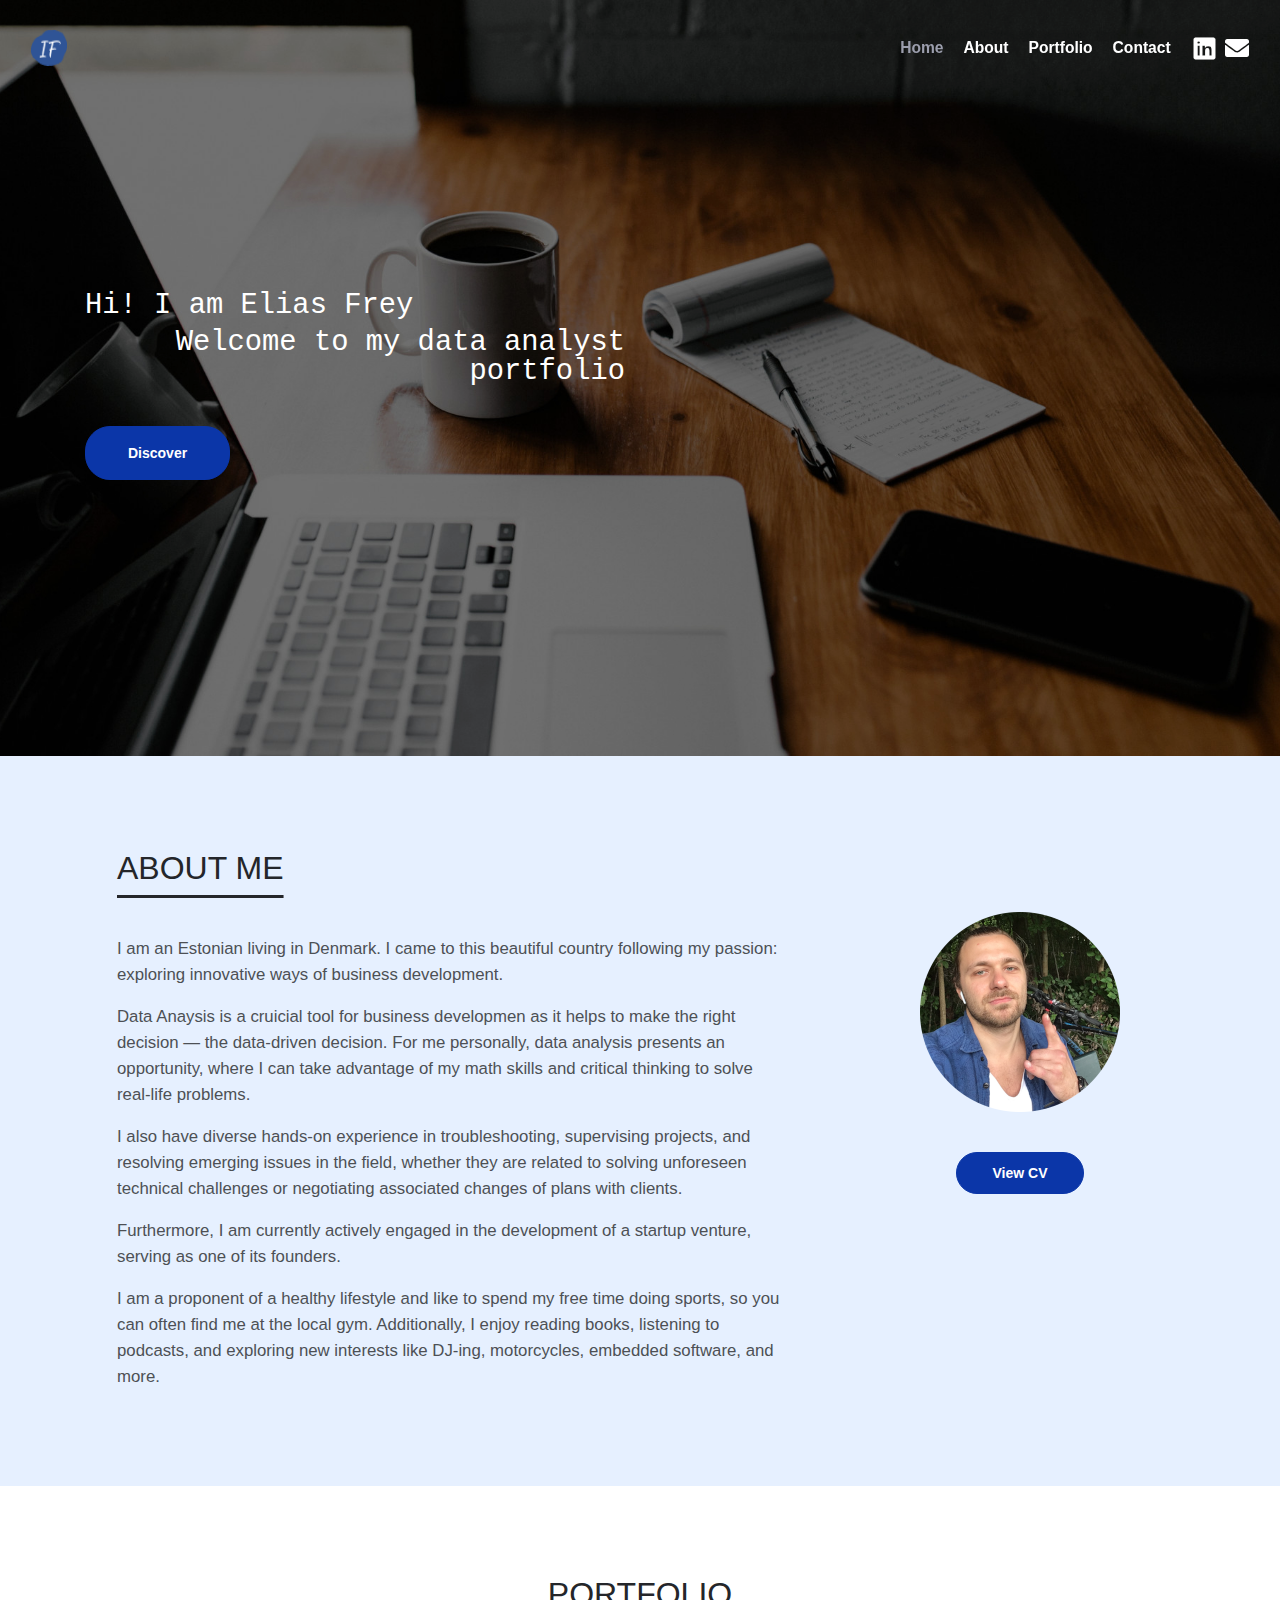
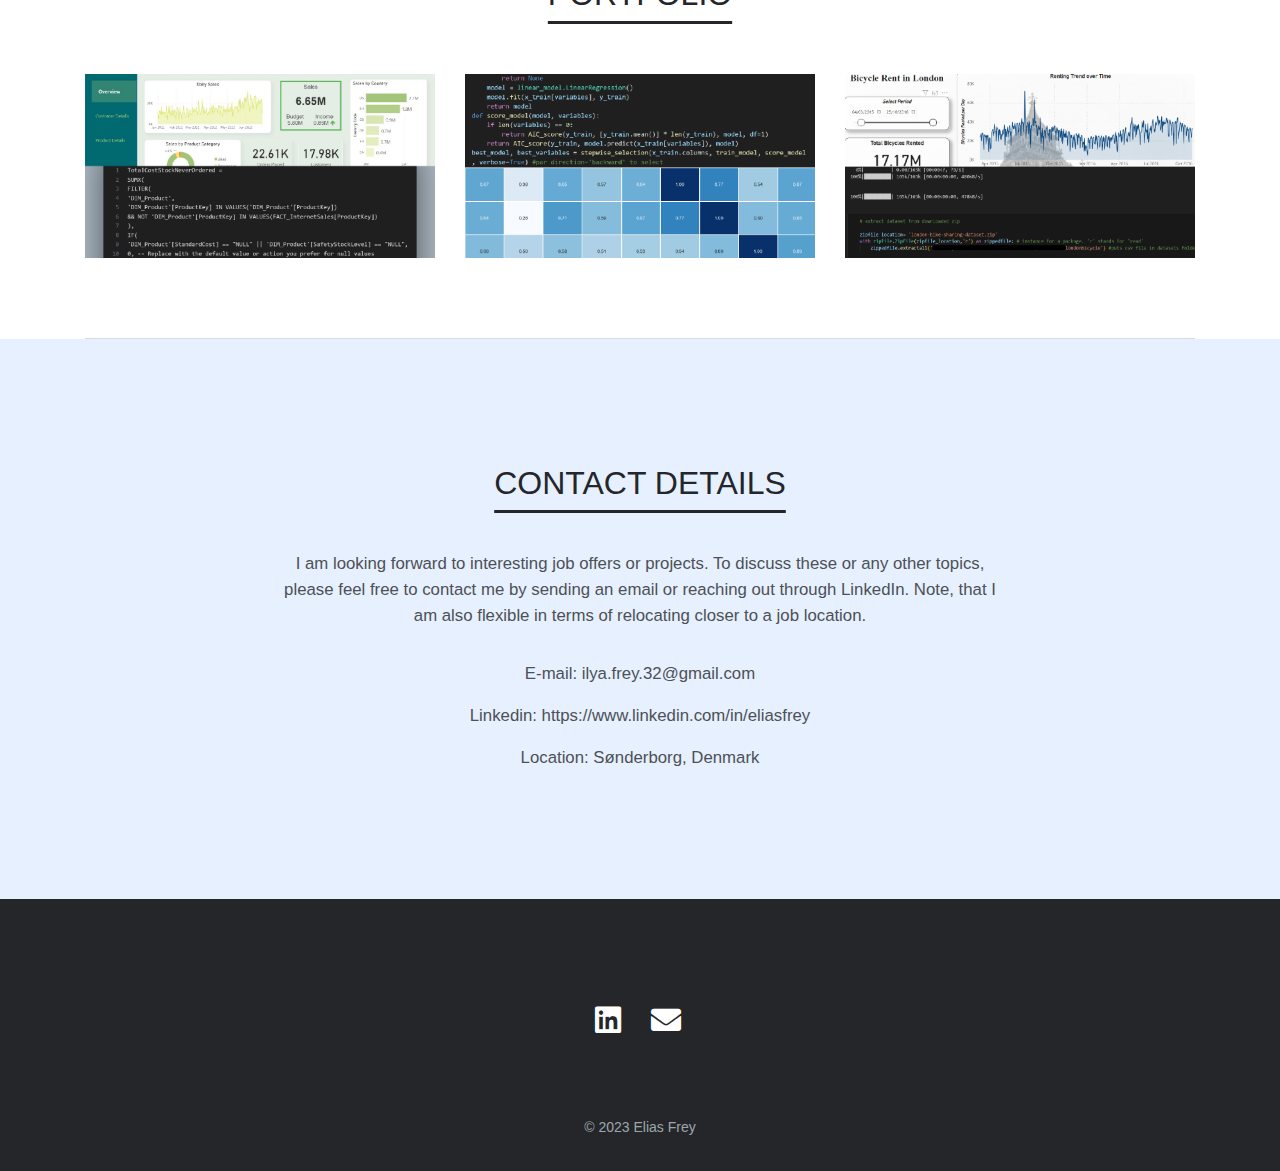
<file: index.html>
<!DOCTYPE html>
<html lang="en">
<head>
    <meta charset="utf-8">
    <meta name="viewport" content="width=device-width, initial-scale=1, shrink-to-fit=no">
    
    <!-- SEO Meta Tags -->
    <meta name="description" content="Data Analyst's Portfolio">
    <meta name="author" content="Elias Frey">

    <!-- OG Meta Tags to improve the way the post looks when you share the page on Facebook, Twitter, LinkedIn -->
	<meta property="og:site_name" content="" /> <!-- website name -->
	<meta property="og:site" content="" /> <!-- website link -->
	<meta property="og:title" content=""/> <!-- title shown in the actual shared post -->
	<meta property="og:description" content="" /> <!-- description shown in the actual shared post -->
	<meta property="og:image" content="" /> <!-- image link, make sure it's jpg -->
	<meta property="og:url" content="" /> <!-- where do you want your post to link to -->
	<meta name="twitter:card" content="summary_large_image"> <!-- to have large image post format in Twitter -->

    <!-- Webpage Title -->
    <title>Elias Frey Portfolio</title>
    
    <!-- Styles -->
    <link rel="preconnect" href="https://fonts.gstatic.com">
    <link href="https://fonts.googleapis.com/css2?family=Open+Sans:ital,wght@0,400;0,600;0,700;1,400&family=Poppins:wght@600&display=swap" rel="stylesheet">
    <link href="css/bootstrap.css" rel="stylesheet">
    <link href="css/fontawesome-all.css" rel="stylesheet">
	<link href="css/styles.css" rel="stylesheet">
	
	<!-- Favicon  -->
    <link rel="icon" href="images/logoicon.png">
</head>
<body data-spy="scroll" data-target=".fixed-top">
    
    <!-- Navigation -->
    <nav class="navbar navbar-expand-lg fixed-top navbar-dark">
        <div class="container">
            
            <!-- Image Logo -->
            <a class="navbar-brand logo-image" href="index.html"><img src="images/logoicon.png" alt="alternative"></a>  

            <!-- Text Logo - Use this if you don't have a graphic logo -->
            <!-- <a class="navbar-brand logo-text page-scroll" href="index.html">Mark</a> -->

            <button class="navbar-toggler p-0 border-0" type="button" data-toggle="offcanvas">
                <span class="navbar-toggler-icon"></span>
            </button>

            <div class="navbar-collapse offcanvas-collapse" id="navbarsExampleDefault">
                <ul class="navbar-nav ml-auto">
                    <li class="nav-item">
                        <a class="nav-link page-scroll" href="#header">Home <span class="sr-only">(current)</span></a>
                    </li>
                    <li class="nav-item">
                        <a class="nav-link page-scroll" href="#about">About</a>
                    </li>
                    <li class="nav-item">
                        <a class="nav-link page-scroll" href="#projects">Portfolio</a>
                    <!-- </li>
                    <li class="nav-item dropdown">
                        <a class="nav-link dropdown-toggle" href="#" id="dropdown01" data-toggle="dropdown" aria-haspopup="true" aria-expanded="false">Drop</a>
                        <div class="dropdown-menu" aria-labelledby="dropdown01">
                            <a class="dropdown-item page-scroll" href="project.html">Project Details</a>
                            <div class="dropdown-divider"></div>
                            <a class="dropdown-item page-scroll" href="terms.html">Terms Conditions</a>
                            <div class="dropdown-divider"></div>
                            <a class="dropdown-item page-scroll" href="privacy.html">Privacy Policy</a>
                        </div>
                    </li>> -->
                    <li class="nav-item">
                        <a class="nav-link page-scroll" href="#contact">Contact</a>
                    </li>
                </ul>
                <span class="nav-item social-icons">
                    <!-- <span class="fa-stack">
                        <a href="#your-link">
                            <i class="fas fa-circle fa-stack-2x"></i>
                            <i class="fab fa-github fa-stack-1x"style="font-size:24px"></i>
                        </a>
                    </span> -->
                    <span class="fa-stack">
                        <a href="https://www.linkedin.com/in/eliasfrey" target="_blank">
                            <!-- <i class="fas fa-circle fa-stack-2x"></i> -->
                            <i class="fab fa-linkedin fa-stack-2x"style="font-size:24px"></i>
                        </a>
                    </span>
                    <span class="fa-stack">
                            <!-- <i class="fas fa-circle fa-stack-2x"></i> -->
                            <i id="showTooltip" class="fa fa-envelope fa-stack-3x" style="font-size:24px"></i>
                            <div id="tooltip" class="hidden">
                                <!-- Tooltip content goes here -->
                                Click the link to copy: <span id="email"><a class="email-link">frey.ilya.32@gmail.com</a></span>
                            </div>
                            <div id="notification" class="hidden">
                                <!-- Notification content goes here -->
                                Copied
                            </div>
                            <!-- Include JavaScript to handle the tooltip -->
                            <script src="js/email.js"></script>
                    </span>
                </span>
            </div> <!-- end of navbar-collapse -->
        </div> <!-- end of container -->
    </nav> <!-- end of navbar -->
    <!-- end of navigation -->

    <!-- Header -->
    <header id="header" class="header">
        <div class="container">
            <div class="row">
                <div class="col-lg-6">
                    <div class="text-container">
                        <h4 class="h4-first">Hi! I am Elias Frey</h4>
                        <h4 class="h4-second">Welcome to my data analyst portfolio</h4>
                    </div> <!-- end of text-container -->
                    <div class="text-container"><a class="btn-solid-lg page-scroll" href="#about">Discover</a>
                        <!-- <a class="btn-outline-lg page-scroll" href="#contact"><i class="fas fa-user"></i>Contact Me</a> --></div>
                </div> <!-- end of col -->
            </div> <!-- end of row -->
        </div> <!-- end of container -->
    </header> <!-- end of header -->
    <!-- end of header -->

    <!-- About-->
    <div id="about" class="basic-1 bg-gray">
        <div class="container">
            <div class="row">
                <div class="col-lg-41">
                    <div class="text-container">
                        <h2 >ABOUT ME</h2>
                        <p>I am an Estonian living in Denmark. I came to this beautiful country following my passion:
                             exploring innovative ways of business development. 
                        </p>
                        <p>Data Anaysis is a cruicial tool for business developmen as it helps to make the right decision — 
                            the data-driven decision. For me personally, data analysis presents an opportunity, where I can take advantage 
                            of my math skills and critical thinking to solve real-life problems.
                        </p>
                        <p>I also have diverse hands-on experience in troubleshooting, supervising projects, 
                            and resolving emerging issues in the field, whether they are related to solving 
                            unforeseen technical challenges or negotiating associated changes of plans with clients.
                            </p>
                        <p>Furthermore, I am currently actively engaged in the development of a startup venture, 
                            serving as one of its founders.</p>
                        <p>
                        I am a proponent of a healthy lifestyle and like to spend my free time doing sports, 
                        so you can often find me at the local gym. Additionally, I enjoy reading books, listening to podcasts, 
                        and exploring new interests like DJ-ing, motorcycles, embedded software, and more.
                        </p>
                    </div> <!-- end of text-container -->
                </div> <!-- end of col -->
                <!-- <div class="col-lg-4">
                    <div class="text-container second">
                        <div class="time">2019 - PRESENT</div>
                        <h6>Freelance Web Developer</h6>
                        <p>Working happily on my own web projects</p>
                        <div class="time">2018 - 2019</div>
                        <h6>Lead Web Developer</h6>
                        <p>Beautiful project for a major digital agency</p>
                    </div>  end of text-container 
                </div> end of col -->
                <div class="col-lg-42">
                    <div class="text-container second">
                        <img src="images/IMG_6912.png" alt="photo"> 
                        <a id="openPdfButton" class="btn-solid-lg-cv page-scroll" href="#">View CV</a>
                        <script src="js/resumebtn.js"></script>
                    </div>
                            <!-- <a class="btn-outline-lg page-scroll" href="#contact"><i class="fas fa-user"></i>Contact Me</a> -->
                     <!-- end of text-container -->
                </div> <!-- end of col -->
                <!-- <div class="col-lg-4">
                    <div class="text-container third">
                        <div class="time">Contact Details</div>
                        <h6>Senior Web Designer</h6>
                        <p>Inhouse web designer for ecommerce firm</p>
                        <div class="time">2016 - 2017</div>
                        <h6>Junior Web Designer</h6>
                        <p>Junior web designer for small web agency</p>
                    </div>  end of text-container 
                </div> -->
            </div> <!-- end of row -->
        </div> <!-- end of container -->
    </div> <!-- end of basic-1 -->
    <!-- end of about -->

    <!-- Projects -->
    <div id="projects" class="basic-3">
        <div class="container">
            <div class="row">
                <div class="col-lg-12">
                    <h2 class="h2-heading"style="text-decoration: underline;text-underline-offset: 0.5em">PORTFOLIO</h2>
                    <!-- <p class="p-heading">Listed below are some of the most representative projects I've worked on. They range from basic web design for presentation sites to advanced web development for online shops</p> -->
                </div> <!-- end of col -->
            </div> <!-- end of row -->
        </div> <!-- end of container -->
    </div> <!-- end of basic-3 -->
    <!-- end of projects -->

    <!-- Works -->
    <div class="basic-4">
        <div class="container">
            <div class="row">
                <div class="col-lg-4">
                    <div class="text-container">
                        <div class="contar">
                            <a href="webshop.html">
                                <img class="imge" src="images/webshop.png" alt="alternative">
                                <div class="overlay">
                                    <div class="texa">Data Analysis:
                                    <p style="color:white">Webshop Performance</p>
                                    </div>
                                </div>
                            </a>
                        </div> <!-- end of image-container -->
                    </div> <!-- end of text-container -->
                </div> <!-- end of col -->
                <div class="col-lg-4">
                    <div class="text-container">
                        <div class="contar">
                            <a href="houseprice.html">
                                <img class="imge" src="images/houseprice.png" alt="alternative">
                                <div class="overlay">
                                    <div class="texa">Machine Learning:
                                        <p style="color:white">House Price Prediction</p>
                                    </div>
                                </div>
                            </a>
                        </div> <!-- end of image-container -->
                    </div> <!-- end of text-container -->
                </div> <!-- end of col -->
                <div class="col-lg-4">
                    <div class="text-container">
                        <div class="contar">
                            <a href="londonbike.html">
                                <img class="imge" src="images/lbp.png" alt="alternative">
                                <div class="overlay">
                                    <div class="texa">Data Analysis:
                                        <p style="color:white">Bike-Sharing in London</p>
                                    </div>
                                  </div>
                            </a> 
                        </div> <!-- end of image-container -->
                    </div> <!-- end of text-container -->
                </div> <!-- end of col -->
            </div> <!-- end of row -->
        </div> <!-- end of container -->
    </div> <!-- end of basic-4 -->
    <!-- end of works -->

    <!-- Section Divider -->
    <div class="container">
        <div class="row">
            <div class="col-lg-12">
                <hr class="section-divider">
            </div> <!-- end of col -->
        </div> <!-- end of row -->
    </div> <!-- end of container -->
    <!-- end of section divider -->

    <!-- Contact -->
    <div id="contact" class="form-1 bg-gray">
        <div class="container">
            <div class="row">
                <div class="col-lg-12">
                    <h2 style="text-decoration: underline;text-underline-offset: 0.5em; margin-bottom: 3rem;">CONTACT DETAILS</h2>
                    <p class="p-heading"> I am looking forward to interesting job offers or projects. To discuss these or 
                        any other topics, please feel free to contact me by sending an email or 
                        reaching out through LinkedIn. Note, that I am also flexible in terms of relocating closer to a job location.</p>
                    <p>E-mail: ilya.frey.32@gmail.com</p>
                    <p>Linkedin: https://www.linkedin.com/in/eliasfrey</p>
                    <p>Location: Sønderborg, Denmark</p>
                </div> <!-- end of col -->
            </div> <!-- end of row -->
            <div class="row">
                <div class="col-lg-12">
                    
                    <!-- Contact Form -->
                    <!-- <form id="contactForm">
                        <div class="form-group">
                            <input type="text" class="form-control-input" id="cname" required>
                            <label class="label-control" for="cname">Name</label>
                        </div>
                        <div class="form-group">
                            <input type="email" class="form-control-input" id="cemail" required>
                            <label class="label-control" for="cemail">Email</label>
                        </div>
                        <div class="form-group">
                            <textarea class="form-control-textarea" id="cmessage" required></textarea>
                            <label class="label-control" for="cmessage">Project details</label>
                        </div>
                        <div class="form-group">
                            <button type="submit" class="form-control-submit-button">Submit</button>
                        </div>
                    </form> -->
                    <!-- end of contact form -->

                </div> <!-- end of col -->
            </div> <!-- end of row -->
        </div> <!-- end of container -->
    </div> <!-- end of form-1 -->  
    <!-- end of contact -->

    <!-- Footer -->
    <div class="footer bg-gray">
        <div class="container">
            <div class="row">
                <div class="col-lg-12">
                    <div class="social-container">
                        <!-- <span class="fa-stack">
                            <a href="#your-link">
                                <i class="fas fa-circle fa-stack-2x"></i>
                                <i class="fab fa-github fa-stack-1x"style="font-size:30px"></i>
                            </a>
                        </span> -->
                        <span class="fa-stack">
                            <a href="https://www.linkedin.com/in/eliasfrey" target="_blank">
                                <!-- <i class="fas fa-circle fa-stack-2x"></i> -->
                                <i class="fab fa-linkedin fa-stack-02x"style="font-size:30px"></i>
                            </a>
                        </span>
                        <span class="fa-stack">
                            <a href="mailto:frey.ilya.32@gmail.com">
                                <!-- <i class="fas fa-circle fa-stack-2x"></i> -->
                                <i class="fa fa-envelope fa-stack-3x"style="font-size:30px"></i>
                            </a>
                        </span>
                        <!-- <span class="fa-stack">
                            <a href="#your-link">
                                <i class="fas fa-circle fa-stack-2x"></i>
                                <i class="fab fa-youtube fa-stack-1x"></i>
                            </a>
                        </span> -->
                    </div> <!-- end of social-container -->
                </div> <!-- end of col -->
            </div> <!-- end of row -->
        </div> <!-- end of container -->
    </div> <!-- end of footer -->  
    <!-- end of footer -->

    <!-- Copyright -->
    <div class="copyright bg-gray">
        <div class="container">
            <div class="row">
                <div class="col-lg-12">
                    <p class="p-small">© <a class="no-line" > 2023 Elias Frey</a></p>
                </div> <!-- end of col -->
            </div> <!-- enf of row -->
        </div> <!-- end of container -->       
    </div> <!-- end of copyright --> 
    <!-- end of copyright -->
    
    <!-- Scripts -->
    <script src="js/jquery.min.js"></script> <!-- jQuery for Bootstrap's JavaScript plugins -->
    <script src="js/bootstrap.min.js"></script> <!-- Bootstrap framework -->
    <script src="js/jquery.easing.min.js"></script> <!-- jQuery Easing for smooth scrolling between anchors -->
    <script src="js/scripts.js"></script> <!-- Custom scripts -->
</body>
</html>
</file>
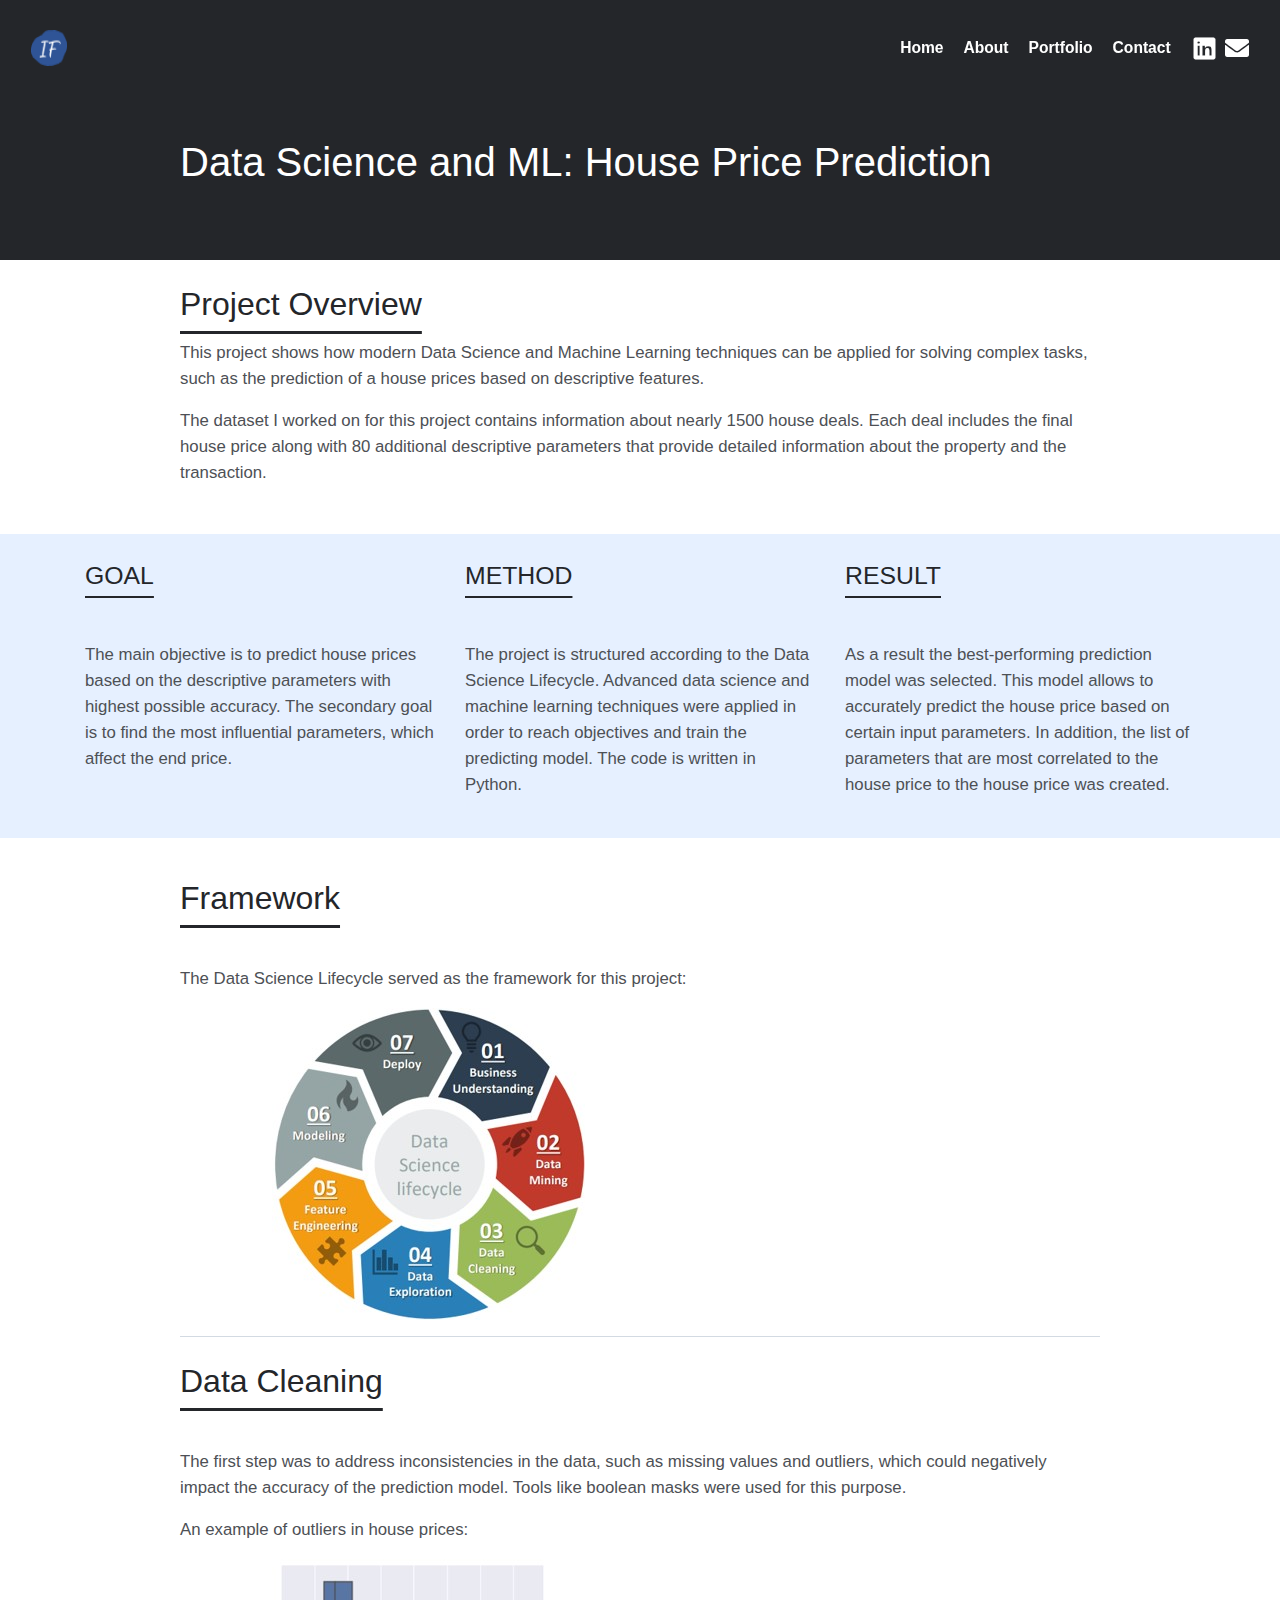
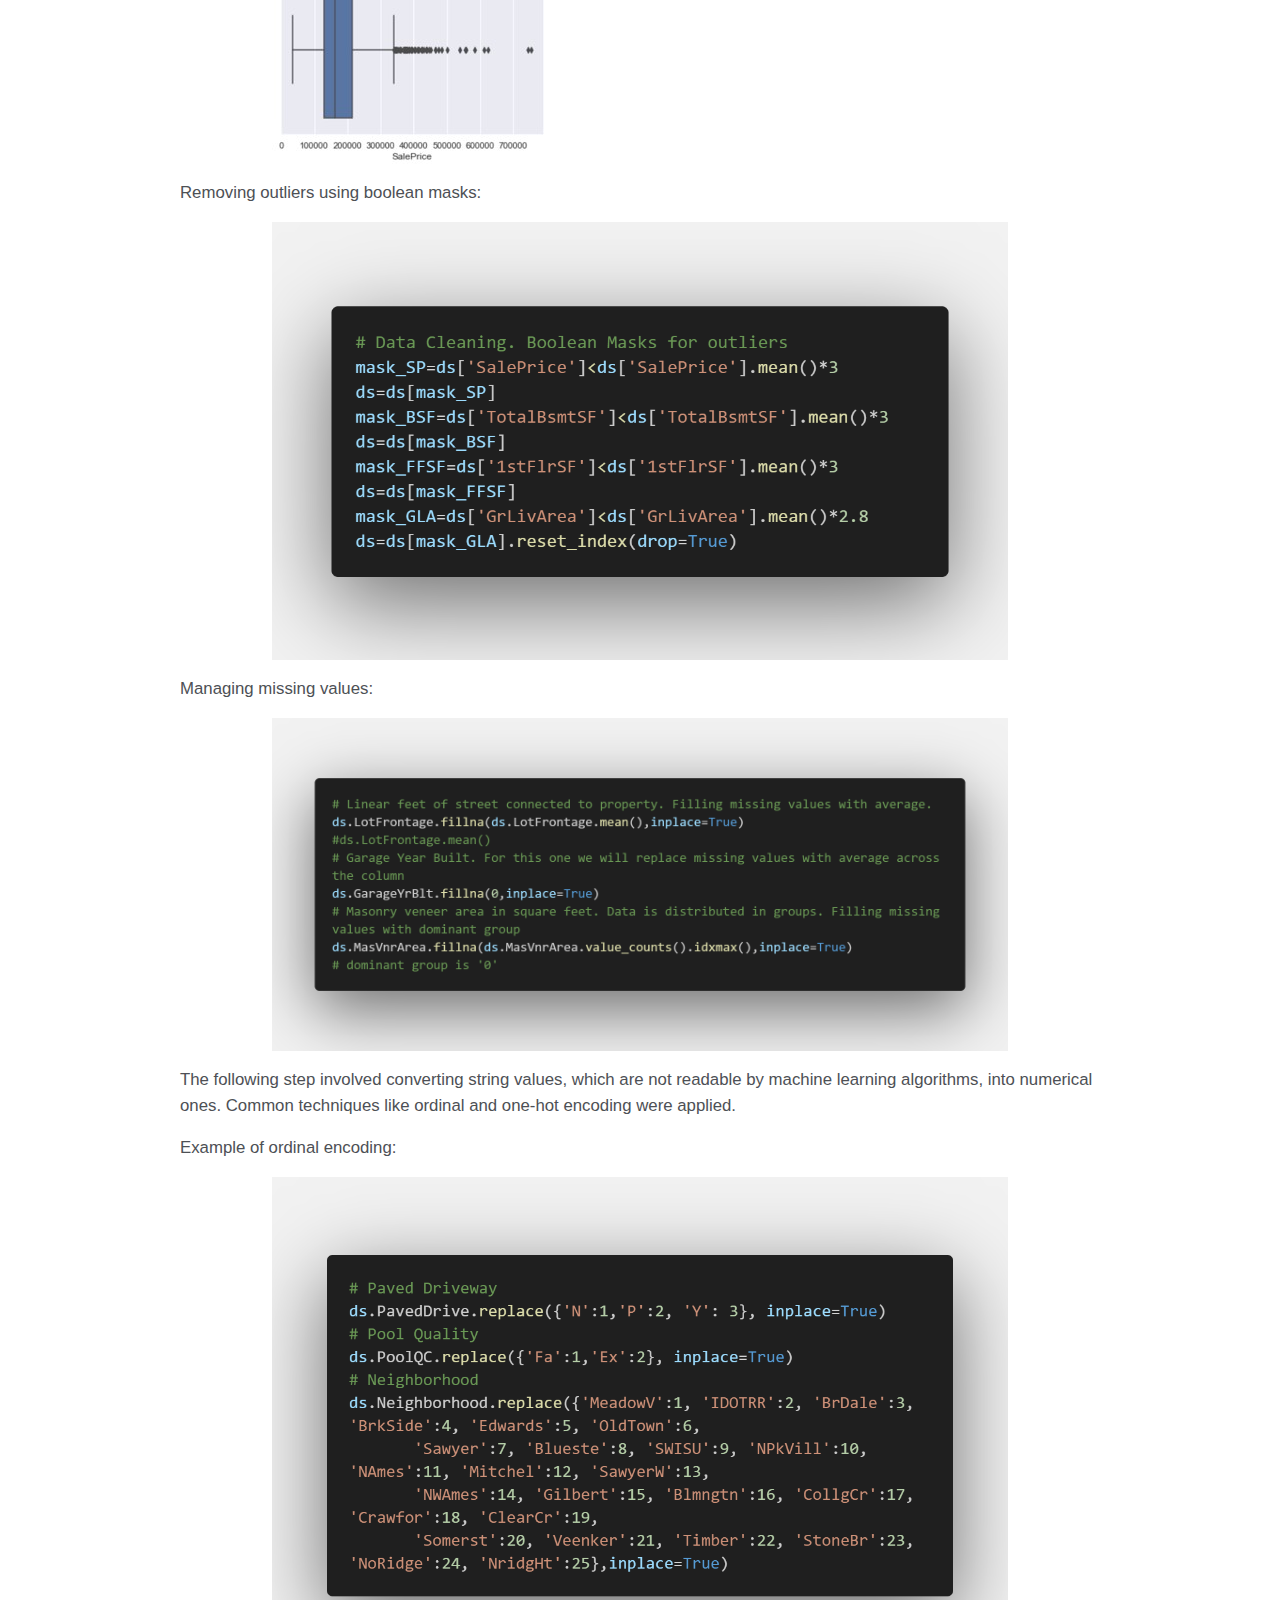
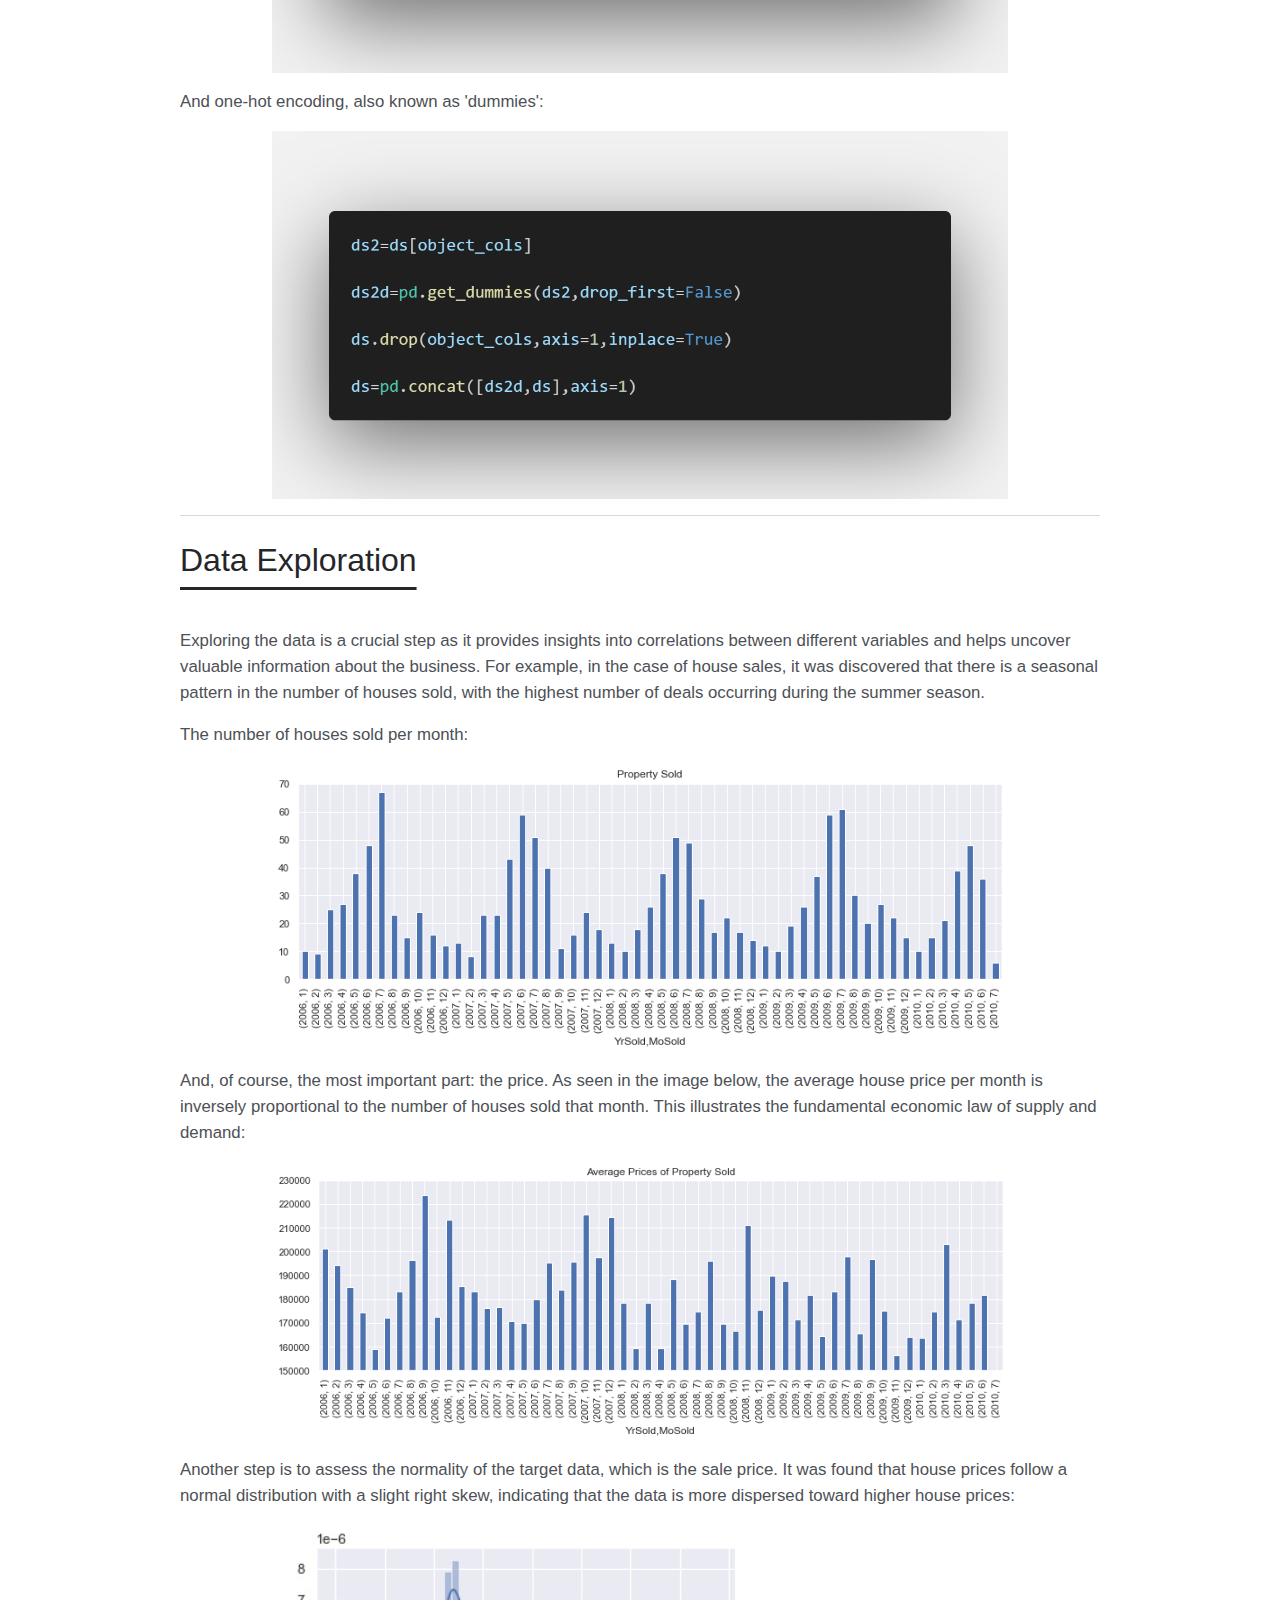
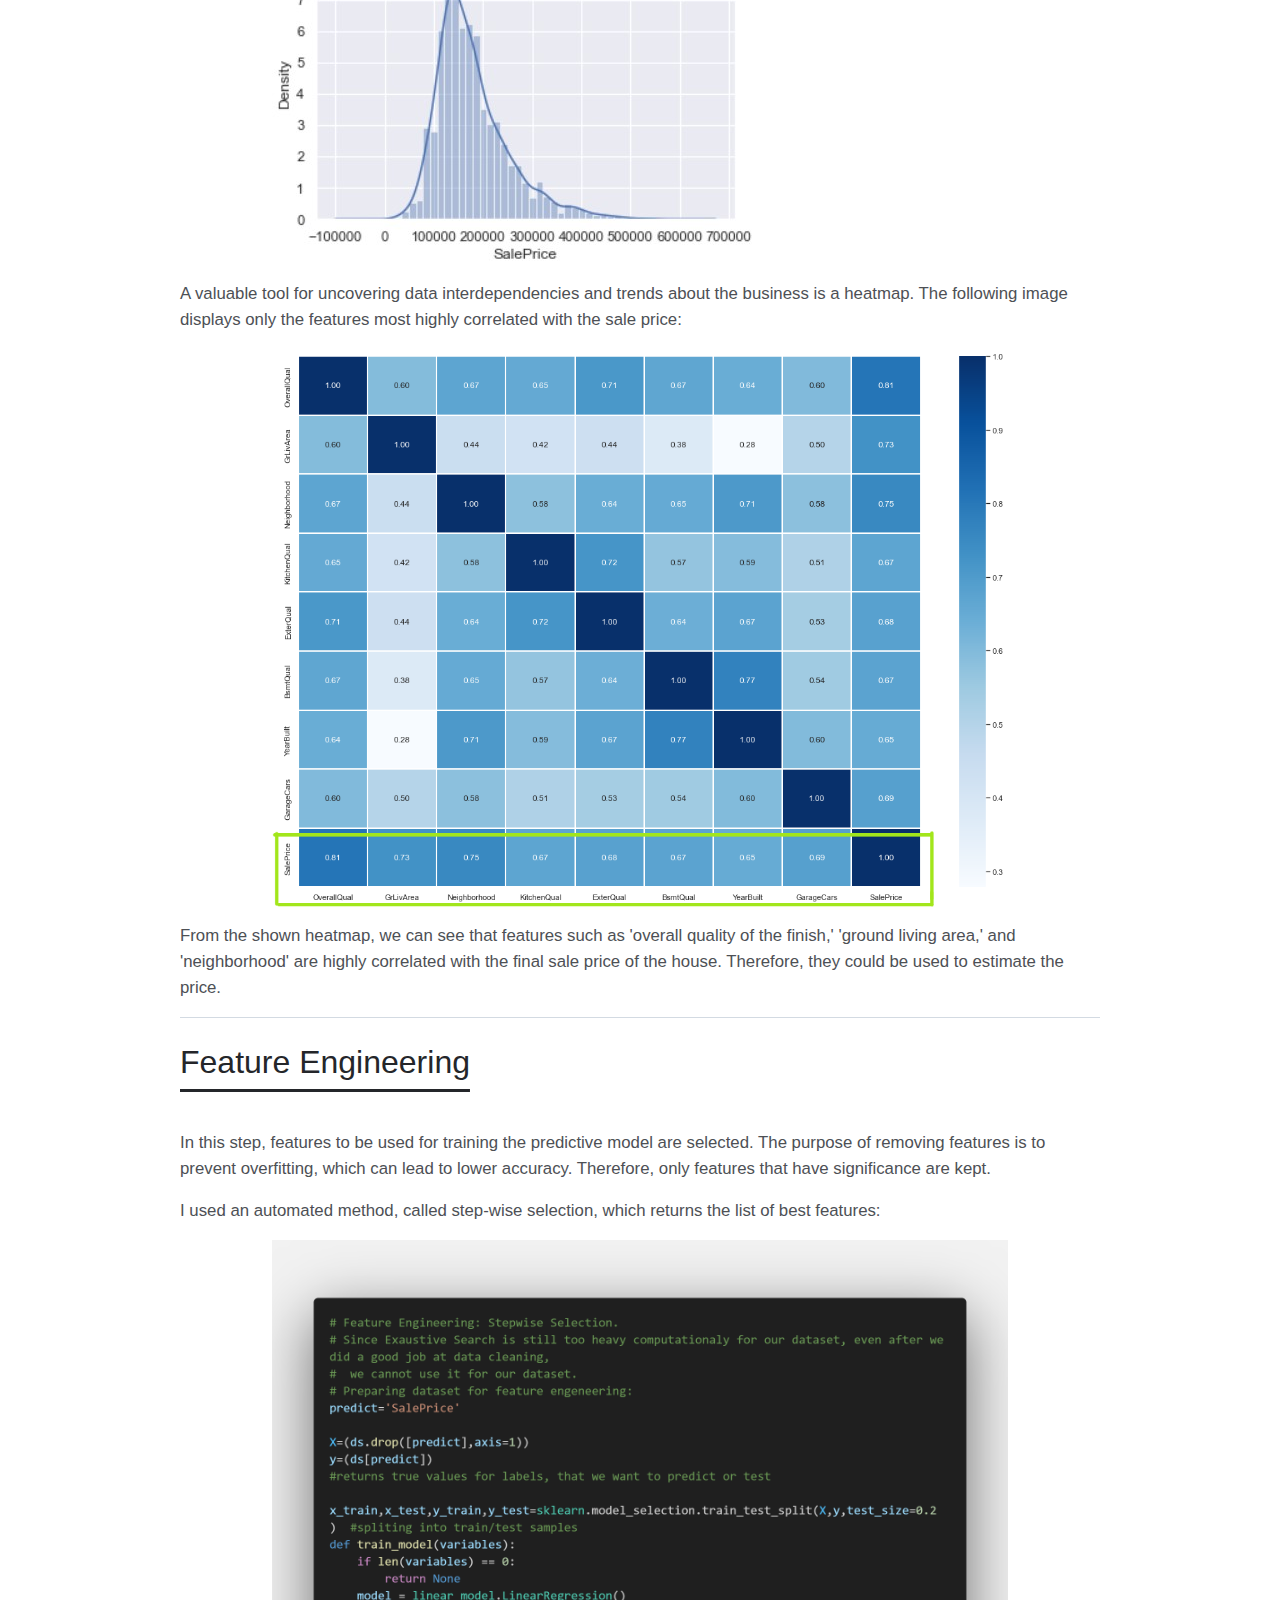
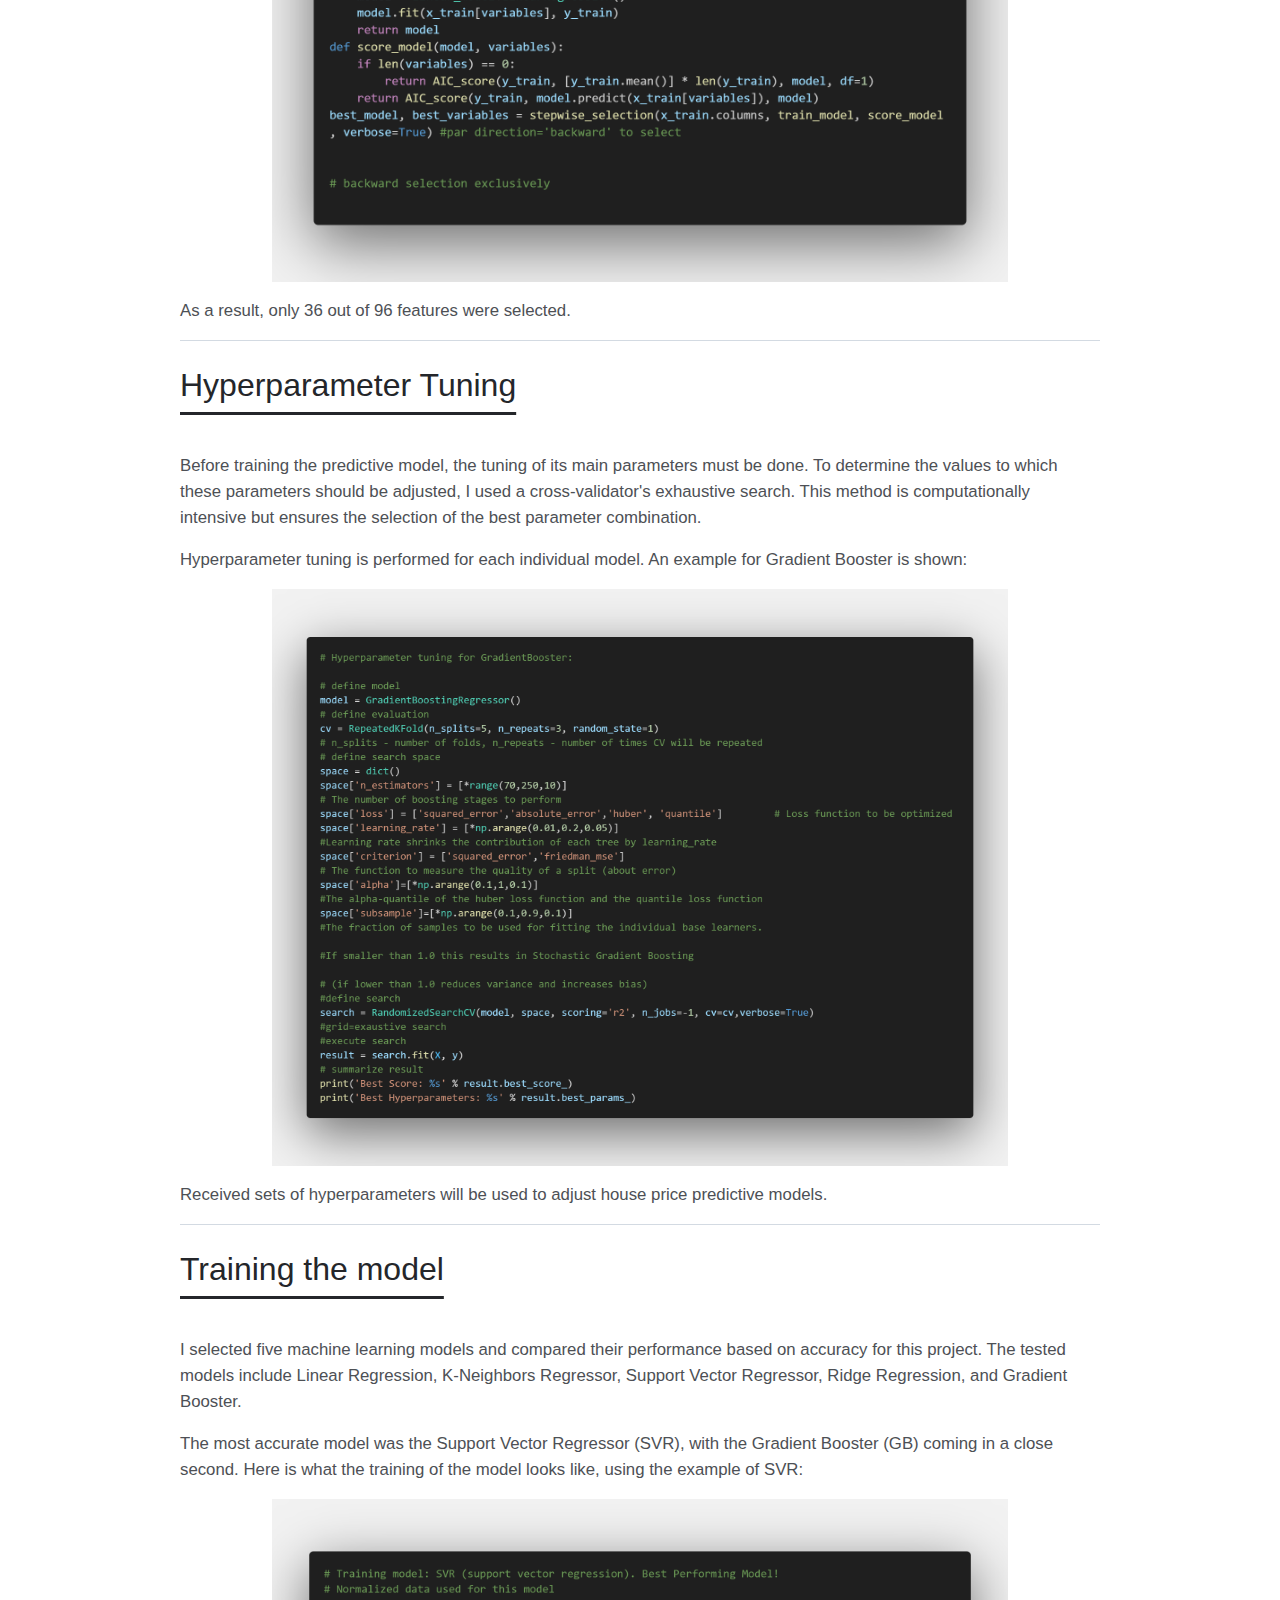
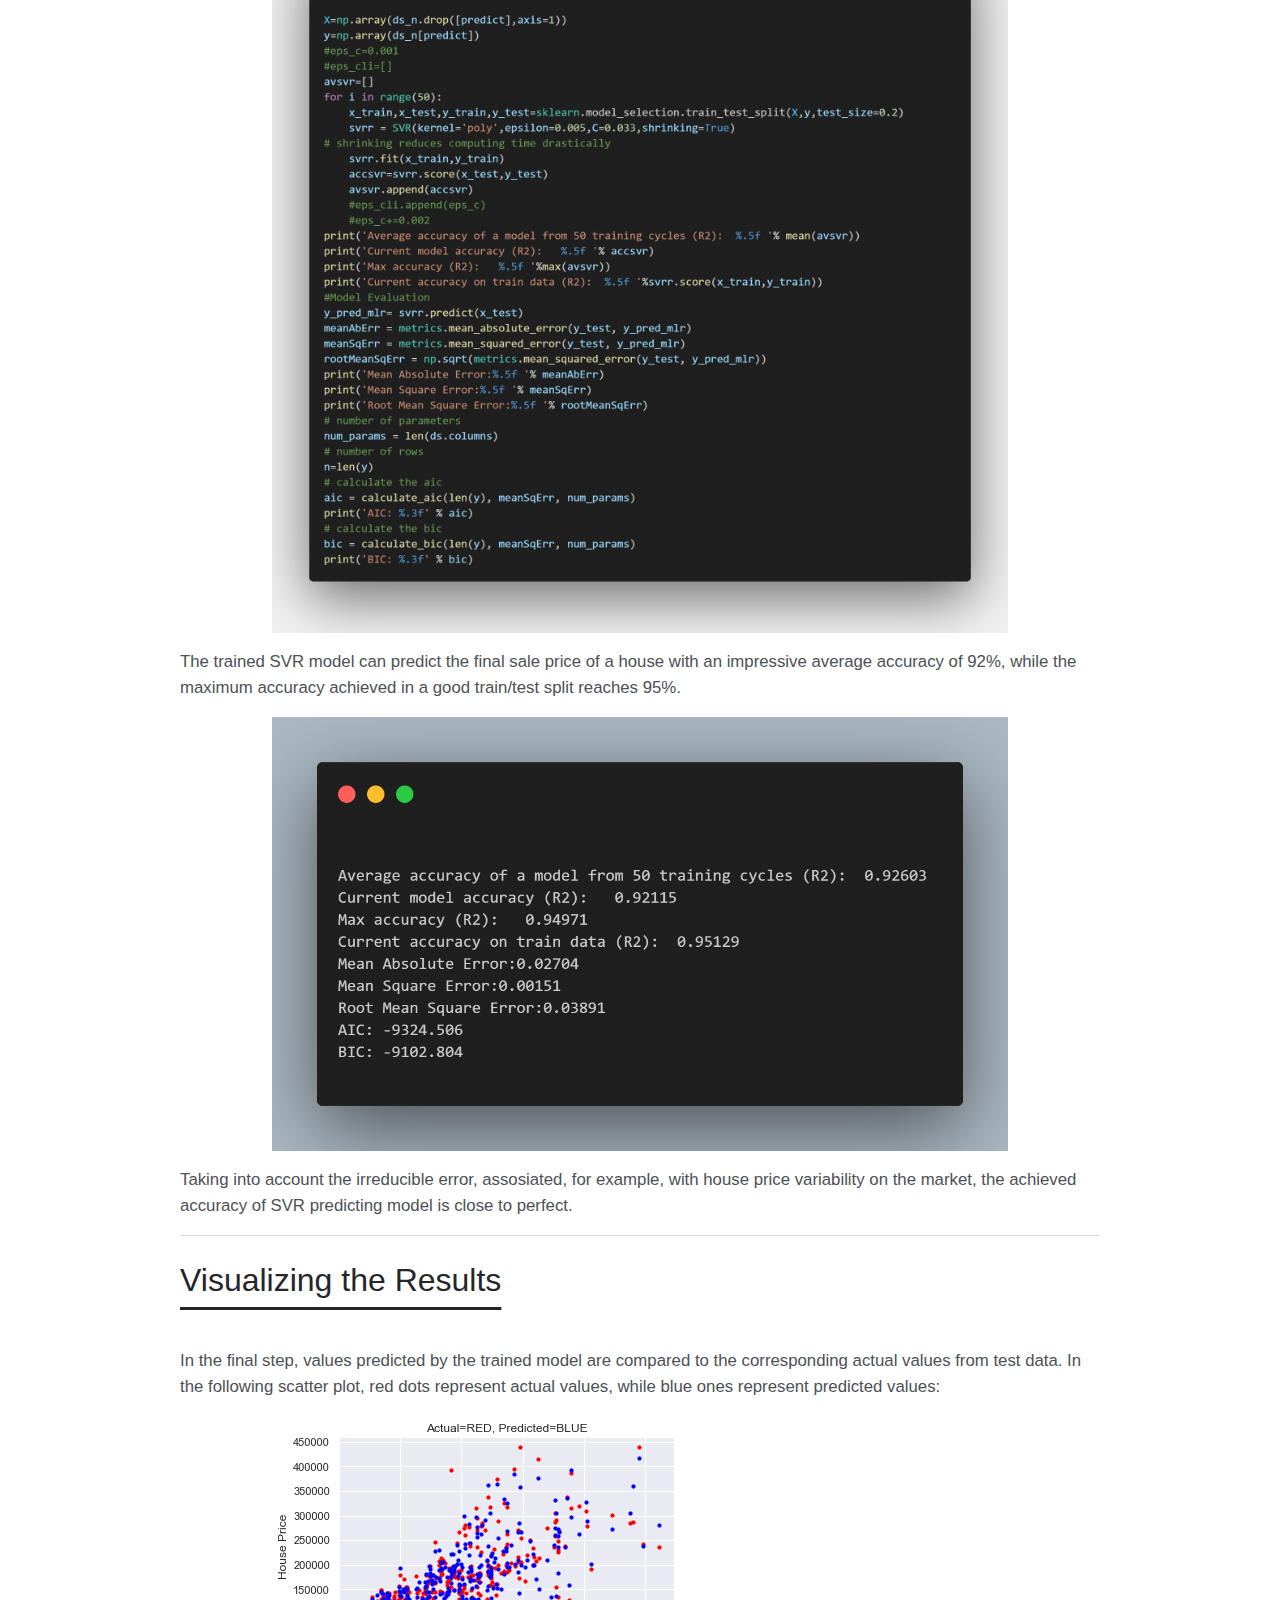
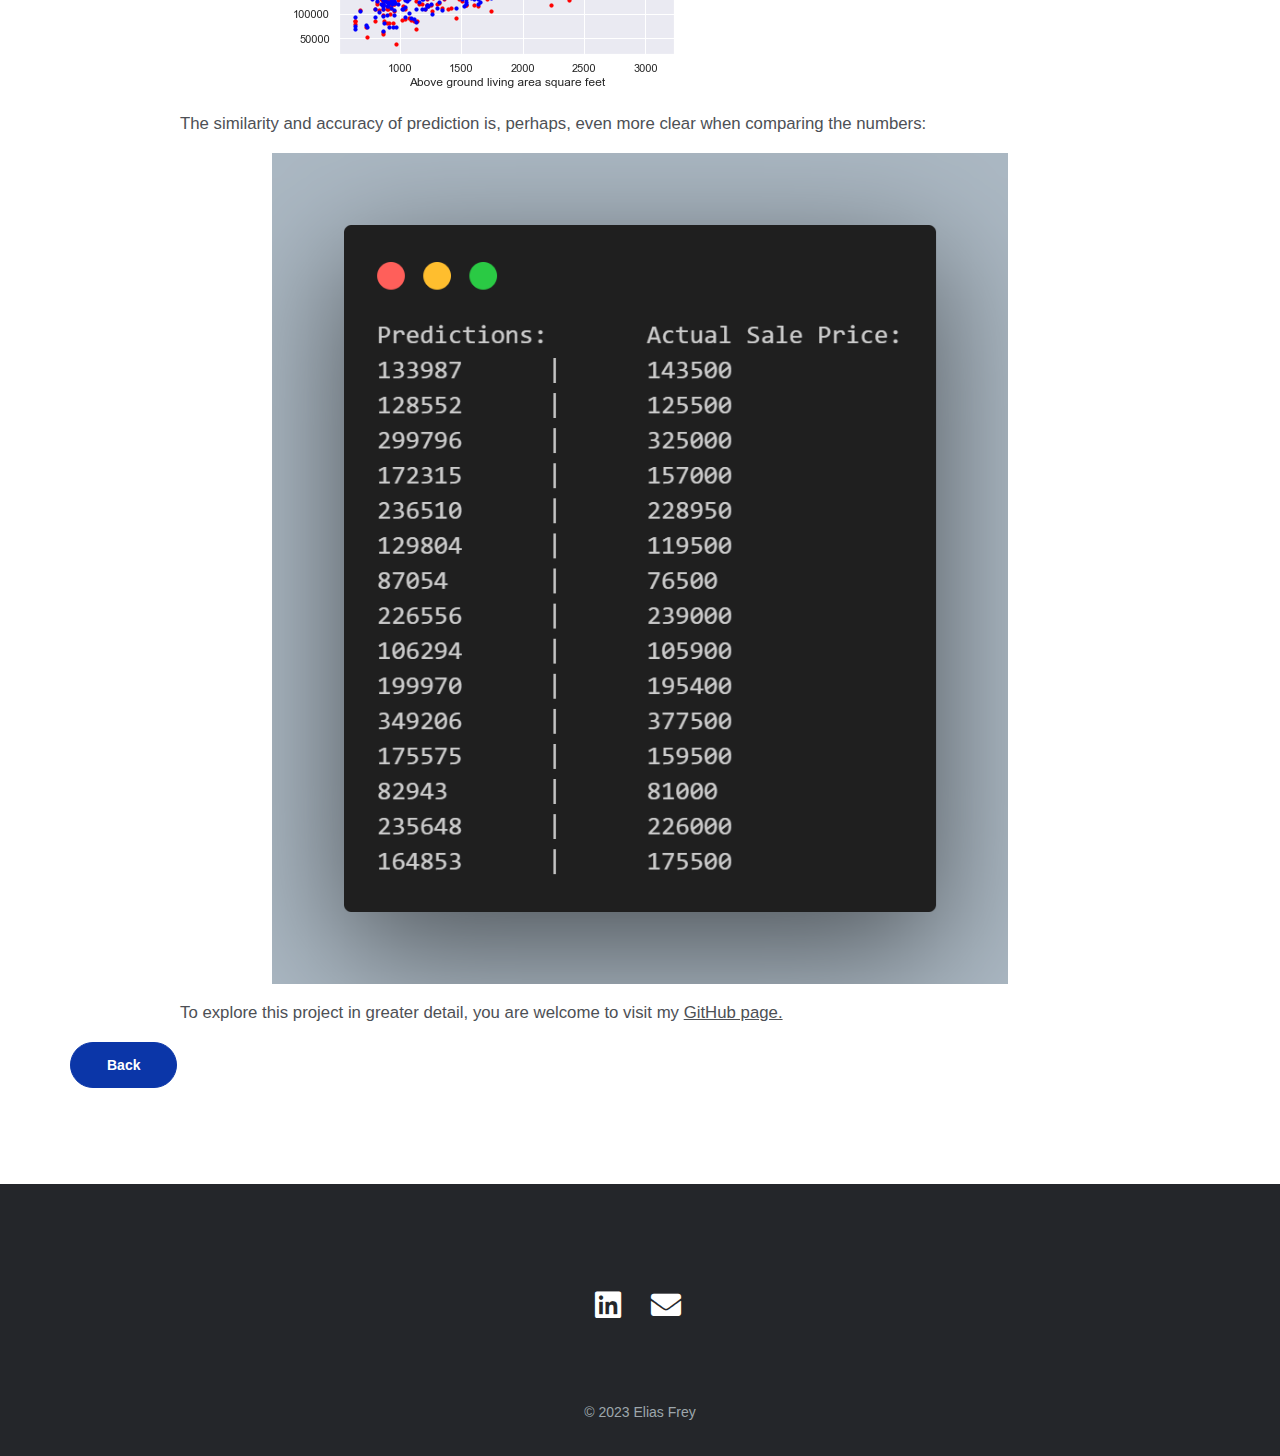
<file: houseprice.html>
<!DOCTYPE html>
<html lang="en">
<head>
    <meta charset="utf-8">
    <meta name="viewport" content="width=device-width, initial-scale=1, shrink-to-fit=no">
    
    <!-- SEO Meta Tags -->
    <meta name="description" content="Data Science Project">
    <meta name="author" content="Elias Frey">

    <!-- OG Meta Tags to improve the way the post looks when you share the page on Facebook, Twitter, LinkedIn -->
	<meta property="og:site_name" content="" /> <!-- website name -->
	<meta property="og:site" content="" /> <!-- website link -->
	<meta property="og:title" content=""/> <!-- title shown in the actual shared post -->
	<meta property="og:description" content="" /> <!-- description shown in the actual shared post -->
	<meta property="og:image" content="" /> <!-- image link, make sure it's jpg -->
	<meta property="og:url" content="" /> <!-- where do you want your post to link to -->
	<meta name="twitter:card" content="summary_large_image"> <!-- to have large image post format in Twitter -->

    <!-- Webpage Title -->
    <title>House Price Prediction</title>
    
    <!-- Styles -->
    <link rel="preconnect" href="https://fonts.gstatic.com">
    <link href="https://fonts.googleapis.com/css2?family=Open+Sans:ital,wght@0,400;0,600;0,700;1,400&family=Poppins:wght@600&display=swap" rel="stylesheet">
    <link href="css/bootstrap.css" rel="stylesheet">
    <link href="css/fontawesome-all.css" rel="stylesheet">
	<link href="css/styles.css" rel="stylesheet">
	
	<!-- Favicon  -->
    <link rel="icon" href="images/logoicon.png">
</head>
<body data-spy="scroll" data-target=".fixed-top">
    
    <!-- Navigation -->
    <nav class="navbar navbar-expand-lg fixed-top navbar-dark">
        <div class="container">
            
            <!-- Image Logo -->
            <a class="navbar-brand logo-image" href="index.html"><img src="images/logoicon.png" alt="alternative"></a>  

            <!-- Text Logo - Use this if you don't have a graphic logo -->
            <!-- <a class="navbar-brand logo-text page-scroll" href="index.html">Mark</a> -->

            <button class="navbar-toggler p-0 border-0" type="button" data-toggle="offcanvas">
                <span class="navbar-toggler-icon"></span>
            </button>

            <div class="navbar-collapse offcanvas-collapse" id="navbarsExampleDefault">
                <ul class="navbar-nav ml-auto">
                    <li class="nav-item">
                        <a class="nav-link page-scroll" href="index.html#header">Home <span class="sr-only">(current)</span></a>
                    </li>
                    <li class="nav-item">
                        <a class="nav-link page-scroll" href="index.html#about">About</a>
                    </li>
                    <li class="nav-item">
                        <a class="nav-link page-scroll" href="index.html#projects">Portfolio</a>
                    <!-- </li>
                    <li class="nav-item dropdown">
                        <a class="nav-link dropdown-toggle" href="#" id="dropdown01" data-toggle="dropdown" aria-haspopup="true" aria-expanded="false">Drop</a>
                        <div class="dropdown-menu" aria-labelledby="dropdown01">
                            <a class="dropdown-item page-scroll" href="project.html">Project Details</a>
                            <div class="dropdown-divider"></div>
                            <a class="dropdown-item page-scroll" href="terms.html">Terms Conditions</a>
                            <div class="dropdown-divider"></div>
                            <a class="dropdown-item page-scroll" href="privacy.html">Privacy Policy</a>
                        </div>
                    </li>> -->
                    <li class="nav-item">
                        <a class="nav-link page-scroll" href="index.html#contact">Contact</a>
                    </li>
                </ul>
                <span class="nav-item social-icons">
                    <!-- <span class="fa-stack">
                        <a href="#your-link">
                            <i class="fas fa-circle fa-stack-2x"></i>
                            <i class="fab fa-github fa-stack-1x"style="font-size:24px"></i>
                        </a>
                    </span> -->
                    <span class="fa-stack">
                        <a href="https://www.linkedin.com/in/eliasfrey" target="_blank">
                            <!-- <i class="fas fa-circle fa-stack-2x"></i> -->
                            <i class="fab fa-linkedin fa-stack-2x"style="font-size:24px"></i>
                        </a>
                    </span>
                    <span class="fa-stack">
                         <!-- <i class="fas fa-circle fa-stack-2x"></i> -->
                         <i id="showTooltip" class="fa fa-envelope fa-stack-3x" style="font-size:24px"></i>
                         <div id="tooltip" class="hidden">
                             <!-- Tooltip content goes here -->
                             Click to copy e-mail: <span id="email"><a class="email-link">frey.ilya.32@gmail.com</a></span>
                         </div>
                         <div id="notification" class="hidden">
                             <!-- Notification content goes here -->
                             Copied
                         </div>
                         <!-- Include JavaScript to handle the tooltip -->
                         <script src="js/email.js"></script>
                    </span>
                </span>
            </div> <!-- end of navbar-collapse -->
        </div> <!-- end of container -->
    </nav> <!-- end of navbar -->
    <!-- end of navigation -->


    <!-- Header -->
    <header class="ex-header">
        <div class="container">
            <div class="row">
                <div class="col-xl-10 offset-xl-1">
                    <h1>Data Science and ML: House Price Prediction</h1>
                </div> <!-- end of col -->
            </div> <!-- end of row -->
        </div> <!-- end of container -->
    </header> <!-- end of ex-header -->
    <!-- end of header -->



    <!-- Basic -->
    <div class="ex-basic-1 pt-4">
        <div class="container">
            <div class="row">
                <div class="col-xl-10 offset-xl-1">
                    <h2 class="mb-3">
                        Project Overview</h2>
                    <p>This project shows how modern Data Science and Machine Learning techniques can be applied for solving
                        complex tasks, such as the prediction of a house prices based on descriptive features. </p>
                    <p class="mb-5">The dataset I worked on for this project contains information about nearly 1500 
                         house deals. Each deal includes the final house price along with 80 additional 
                        descriptive parameters that provide detailed information about the property and the 
                        transaction.
                    </p>

                            <!-- <h2 class="mb-3">Advantages of working with this template</h2>
                            <p>Besides buying the template you need some basic web skills in order to customize it. 
                                Nothing too fancy HTML/CSS will do just fine and a little bit of image editing. 
                                You can always hire a web designer to help with the customization work while you provide 
                                the template and the content that is the most important.</p>
                            <p class="mb-4">Riga is a landing page HTML template made with Bootstrap to help you 
                                showcase your mobile app online and persuade visitors to download it from the app stores. 
                                The author used Bootstrap to build the template and integrated a nice animated navigation 
                                that slides from outside the screen.</p> -->
                </div> <!-- end of col -->
            </div> <!-- end of row -->
        </div> <!-- end of container -->
    </div> <!-- end of ex-basic-1 -->
    <!-- end of basic -->

    <!-- About-->
    <div id="about" class="basic-11 bg-gray">
        <div class="container">
            <div class="row" >
                <div class="col-lg-4">
                    <div class="text-container first">
                        <h3>GOAL</h3>
                        <p>The main objective is to predict house prices based on the descriptive parameters with 
                            highest possible accuracy. The secondary goal is to find the most influential parameters,
                        which affect the end price. </p>
                    </div> <!-- end of text-container -->
                </div> <!-- end of col -->
                <div class="col-lg-4">
                    <div class="text-container second">
                        <h3>METHOD</h3>
                        <p>The project is structured according to the Data Science Lifecycle. Advanced data science and
                             machine learning techniques were applied in order to reach objectives and train the predicting model.
                             The code is written in Python.
                        </p>
                    </div> <!-- end of text-container -->
                </div> <!-- end of col -->
                <div class="col-lg-4">
                    <div class="text-container third">
                        <h3>RESULT</h3>
                        <p>As a result the best-performing prediction model was selected. This model allows to accurately predict the
                            house price based on certain input parameters. In addition, the list of parameters that are most correlated to the house price
                            to the house price was created.
                        </p>
                    </div> <!-- end of text-container -->
                </div> <!-- end of col -->
            </div> <!-- end of row -->
        </div> <!-- end of container -->
    </div> <!-- end of basic-1 -->
    <!-- end of about -->
    <!-- Basic -->
    <div class="ex-basic-1 pt-3 pb-5">
        <div class="container">
            <div class="row">
                <div class="col-xl-10 offset-xl-1">
                    <h2 class="mt-4">Framework</h2>
                    <p> The Data Science Lifecycle served as the framework for this project:
                    </p>
                    <div class="col-xl-10 offset-xl-1">
                        <img class="img-fluid mb-3" src="images/datasciencelifecycle.jpg    " alt="alternative">
                    </div> 
                    <hr class="section-divider">
                    <h2 class="mt-4">Data Cleaning</h2>
                    <p> The first step was to address inconsistencies in the data, such as missing values and outliers, 
                        which could negatively 
                        impact the accuracy of the prediction model. Tools like boolean masks were used for this purpose.
                    </p>
                    <p> An example of outliers in house prices:
                    </p>
                    <div class="col-xl-10 offset-xl-1">
                        <img class="img-fluid mb-3" src="images/outlierssaleprice.jpg" alt="alternative">
                    </div> 
                    <p> Removing outliers using boolean masks:
                    </p>
                    <div class="col-xl-10 offset-xl-1">
                        <img class="img-fluid mb-3" src="images/booleanmaskoutliers.png" alt="alternative">
                    </div> 
                    <p> Managing missing values:
                    </p>
                    <div class="col-xl-10 offset-xl-1">
                        <img class="img-fluid mb-3" src="images/managingmissing.png" alt="alternative">
                    </div> 
                    <p> The following step involved converting string values, which are not readable by machine learning algorithms, 
                        into numerical ones. Common techniques like ordinal and one-hot encoding were applied.
                    </p>
                    <p> Example of ordinal encoding:
                    </p>
                    <div class="col-xl-10 offset-xl-1">
                        <img class="img-fluid mb-3" src="images/ordinalenc.png" alt="alternative">
                    </div> 
                    <p> And one-hot encoding, also known as 'dummies':
                    </p>
                    <div class="col-xl-10 offset-xl-1">
                        <img class="img-fluid mb-3" src="images/getdummies.png" alt="alternative">
                    </div> 
                    <hr class="section-divider">
                    <h2 class="mt-4">Data Exploration</h2>
                    <p> Exploring the data is a crucial step as it provides insights into correlations between different 
                        variables and helps uncover valuable information about the business. 
                        For example, in the case of house sales, it was discovered that there is a 
                        seasonal pattern in the number of houses sold, with the highest number of deals occurring during the summer season.
                    </p>
                    <p> The number of houses sold per month:
                    </p>
                    <div class="col-xl-10 offset-xl-1">
                        <img class="img-fluid mb-3" src="images/housespermonth.png" alt="alternative">
                    </div> 
                    <p> And, of course, the most important part: the price. As seen in the image below, 
                        the average house price per month is inversely proportional to the number of
                         houses sold that month. This illustrates the fundamental economic law of supply and demand:
                    </p>
                    <div class="col-xl-10 offset-xl-1">
                        <img class="img-fluid mb-3" src="images/pricespermonth.png" alt="alternative">
                    </div> 
                    <p> Another step is to assess the normality of the target data, which is the sale price.
                         It was found that house prices follow a normal distribution with 
                        a slight right skew, indicating that the data is more dispersed toward higher house prices:
                    </p>
                    <div class="col-xl-10 offset-xl-1">
                        <img class="img-fluid mb-3" src="images/distributin.jpg" alt="alternative">
                    </div> 
                    <p> A valuable tool for uncovering data interdependencies and trends about the business is a heatmap. 
                        The following image displays only the features most highly correlated with the sale price:
                    </p>
                    <div class="col-xl-10 offset-xl-1">
                        <img class="img-fluid mb-3" src="images/heatmap.png" alt="alternative">
                    </div> 
                    <p> From the shown heatmap, we can see that features such as 'overall quality of the finish,' 'ground living area,' 
                        and 'neighborhood' are highly 
                        correlated with the final sale price of the house. Therefore, they could be used to estimate the price.
                    </p>
                    <hr class="section-divider">
                    <h2 class="mt-4">Feature Engineering</h2>
                    <p> In this step, features to be used for training the predictive model are selected. 
                        The purpose of removing features is to prevent overfitting, 
                        which can lead to lower accuracy. Therefore, only features that have significance are kept.
                    </p>
                    <p> I used an automated method, called step-wise selection, which returns the list of best features:
                    </p>
                    <div class="col-xl-10 offset-xl-1">
                        <img class="img-fluid mb-3" src="images/featureeng.png" alt="alternative">
                    </div> 
                    <p> As a result, only 36 out of 96 features were selected.
                    </p>
                    <hr class="section-divider">
                    <h2 class="mt-4">Hyperparameter Tuning</h2>
                    <p> Before training the predictive model, the tuning of its main parameters must be done. 
                        To determine the values to which these parameters should be adjusted, I used a cross-validator's exhaustive search. 
                        This method is computationally intensive but ensures the selection of the best parameter combination.
                    </p>
                    <p> Hyperparameter tuning is performed for each individual model. An example for Gradient Booster is shown:
                    </p>
                    <div class="col-xl-10 offset-xl-1">
                        <img class="img-fluid mb-3" src="images/hypergradientbooster.png" alt="alternative">
                    </div> 
                    <p> Received sets of hyperparameters will be used to adjust house price predictive models.
                    </p>
                    <hr class="section-divider">
                    <h2 class="mt-4">Training the model</h2>
                    <p> I selected five machine learning models and compared their performance based on accuracy for this project. 
                        The tested models include 
                        Linear Regression, K-Neighbors Regressor, Support Vector Regressor, Ridge Regression, and Gradient Booster.
                    </p>
                    <p> The most accurate model was the Support Vector Regressor (SVR), with the Gradient Booster 
                        (GB) coming in a close second. Here is what the training of the model looks like, using the example of SVR:
                    </p>
                    <div class="col-xl-10 offset-xl-1">
                        <img class="img-fluid mb-3" src="images/svrtrain.png" alt="alternative">
                    </div> 
                    <p> The trained SVR model can predict the final sale price of a house with an impressive average 
                        accuracy of 92%, while the maximum accuracy achieved in a good train/test split reaches 95%.
                    </p>
                    <div class="col-xl-10 offset-xl-1">
                        <img class="img-fluid mb-3" src="images/SVRoutput.png" alt="alternative">
                    </div> 
                    <p> Taking into account the irreducible error, assosiated, for example, with house price variability 
                        on the market, the achieved accuracy of SVR predicting model is close to perfect.
                    </p>
                    <hr class="section-divider">
                    <h2 class="mt-4">Visualizing the Results</h2>
                    <p> In the final step, values predicted by the trained model are compared to the corresponding actual values from test data. 
                        In the following scatter plot, red dots represent actual values, while blue ones represent predicted values:
                    </p>
                    <div class="col-xl-10 offset-xl-1">
                        <img class="img-fluid mb-3" src="images/svrcompchart.png" alt="alternative">
                    </div> 
                    <p> The similarity and accuracy of prediction is, perhaps, even more clear when comparing the numbers:
                    </p>
                    <div class="col-xl-10 offset-xl-1">
                        <img class="img-fluid mb-3" src="images/svrcompnumb.png" alt="alternative">
                    </div> 
                    <p> To explore this project in greater detail, you are welcome to visit my 
                        <a target="_blank" href="https://github.com/user763/dataanalysis/tree/main/HousePricePrediction">
                            GitHub page.</a>
                    </p>
                </div>
                <a class="btn-solid-reg mb-5" href="index.html">Back</a>
            </div> <!-- end of row -->
        </div> <!-- end of container -->
    </div> <!-- end of ex-basic-1 -->
    <!-- end of basic -->

        
    <!-- Footer -->
    <div class="footer bg-gray">
        <div class="container">
            <div class="row">
                <div class="col-lg-12">
                    <div class="social-container">
                        <!-- <span class="fa-stack">
                            <a href="#your-link">
                                <i class="fas fa-circle fa-stack-2x"></i>
                                <i class="fab fa-github fa-stack-1x"style="font-size:30px"></i>
                            </a>
                        </span> -->
                        <span class="fa-stack">
                            <a href="https://www.linkedin.com/in/eliasfrey" target="_blank">
                                <!-- <i class="fas fa-circle fa-stack-2x"></i> -->
                                <i class="fab fa-linkedin fa-stack-02x"style="font-size:30px"></i>
                            </a>
                        </span>
                        <span class="fa-stack">
                            <a href="mailto:frey.ilya.32@gmail.com">
                                <!-- <i class="fas fa-circle fa-stack-2x"></i> -->
                                <i class="fa fa-envelope fa-stack-3x"style="font-size:30px"></i>
                            </a>
                        </span>
                        <!-- <span class="fa-stack">
                            <a href="#your-link">
                                <i class="fas fa-circle fa-stack-2x"></i>
                                <i class="fab fa-youtube fa-stack-1x"></i>
                            </a>
                        </span> -->
                    </div> <!-- end of social-container -->
                </div> <!-- end of col -->
            </div> <!-- end of row -->
        </div> <!-- end of container -->
    </div> <!-- end of footer -->  
    <!-- end of footer -->


    <!-- Copyright -->
    <div class="copyright bg-gray">
        <div class="container">
            <div class="row">
                <div class="col-lg-12">
                    <p class="p-small">© <a class="no-line"> 2023 Elias Frey</a></p>
                </div> <!-- end of col -->
            </div> <!-- enf of row -->
        </div> <!-- end of container -->       
    </div> <!-- end of copyright --> 
    <!-- end of copyright -->
    
    
    	
    <!-- Scripts -->
    <script src="js/jquery.min.js"></script> <!-- jQuery for Bootstrap's JavaScript plugins -->
    <script src="js/bootstrap.min.js"></script> <!-- Bootstrap framework -->
    <script src="js/jquery.easing.min.js"></script> <!-- jQuery Easing for smooth scrolling between anchors -->
    <script src="js/scripts.js"></script> <!-- Custom scripts -->
</body>
</html>
</file>
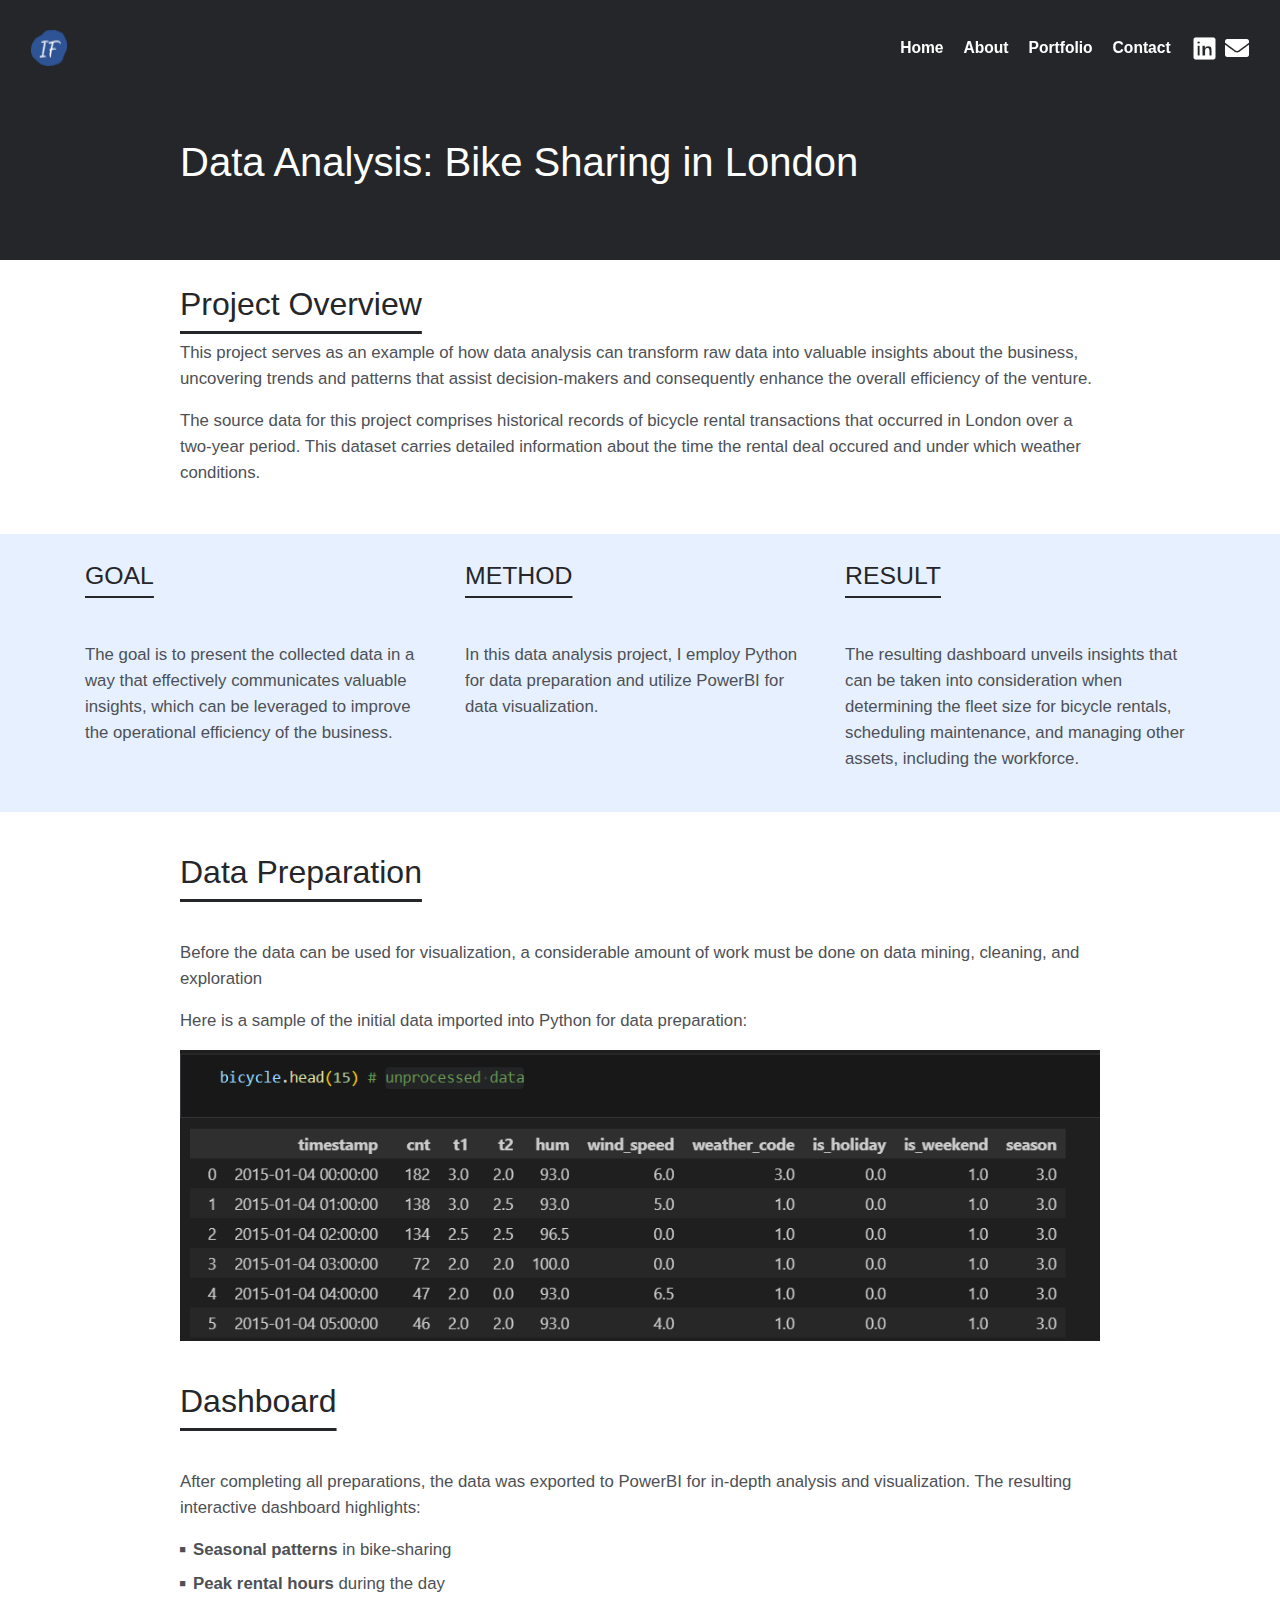
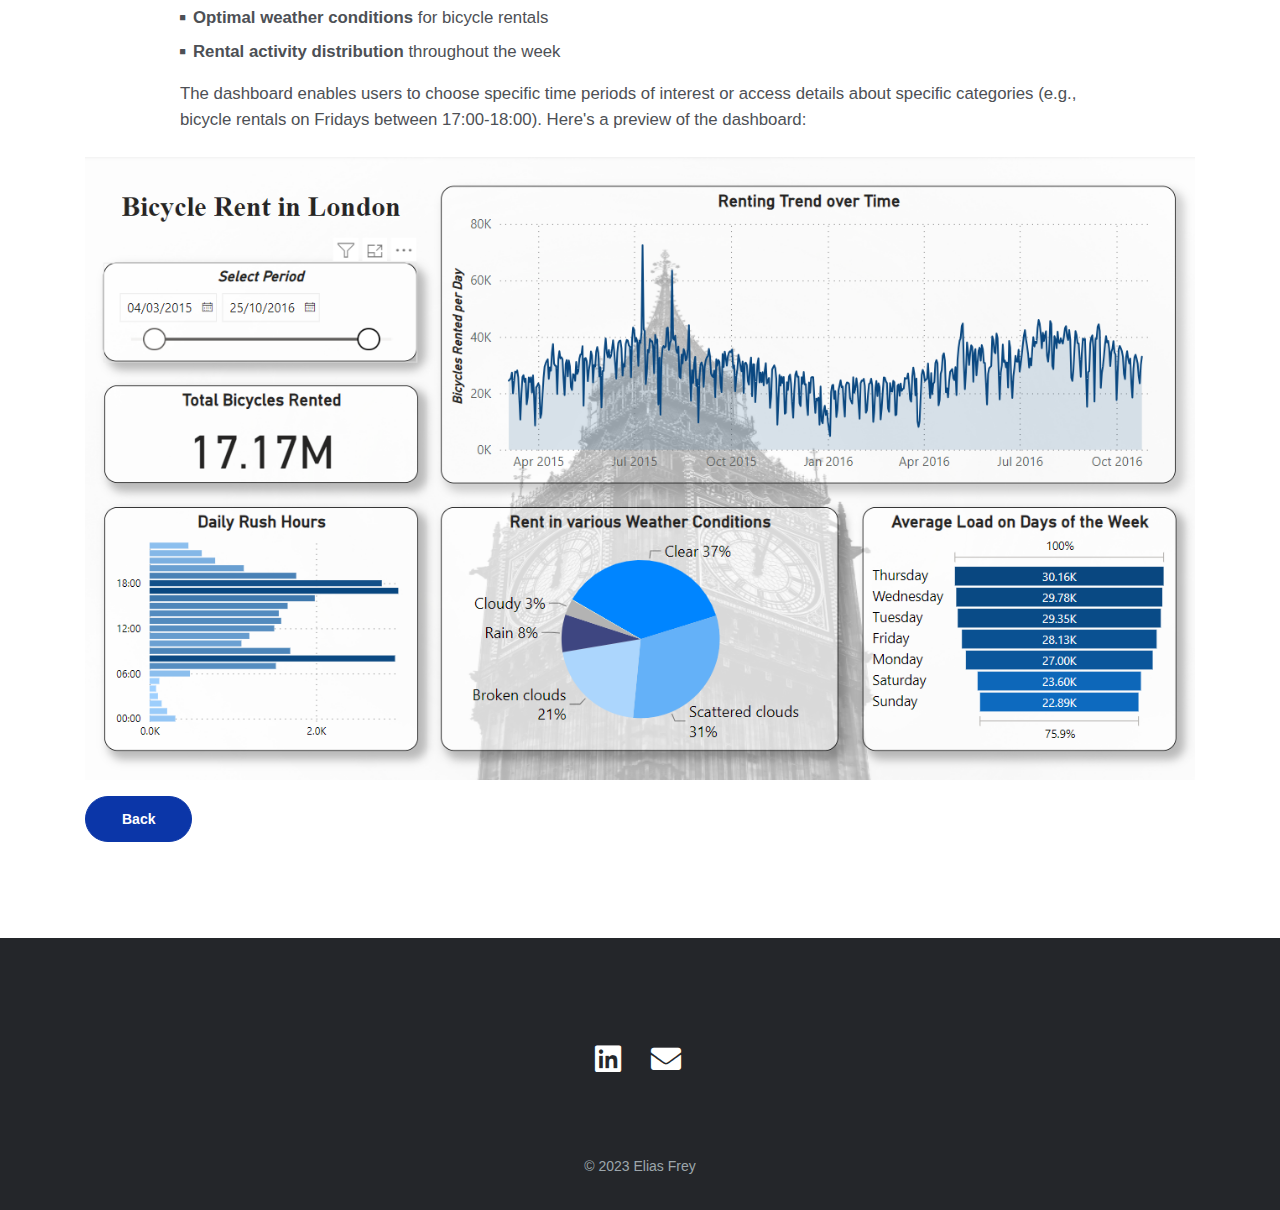
<file: londonbike.html>
<!DOCTYPE html>
<html lang="en">
<head>
    <meta charset="utf-8">
    <meta name="viewport" content="width=device-width, initial-scale=1, shrink-to-fit=no">
    
    <!-- SEO Meta Tags -->
    <meta name="description" content="Data Analysis: Bike-Sharing data">
    <meta name="author" content="Elias Frey">

    <!-- OG Meta Tags to improve the way the post looks when you share the page on Facebook, Twitter, LinkedIn -->
	<meta property="og:site_name" content="" /> <!-- website name -->
	<meta property="og:site" content="" /> <!-- website link -->
	<meta property="og:title" content=""/> <!-- title shown in the actual shared post -->
	<meta property="og:description" content="" /> <!-- description shown in the actual shared post -->
	<meta property="og:image" content="" /> <!-- image link, make sure it's jpg -->
	<meta property="og:url" content="" /> <!-- where do you want your post to link to -->
	<meta name="twitter:card" content="summary_large_image"> <!-- to have large image post format in Twitter -->

    <!-- Webpage Title -->
    <title>Bike-Sharing</title>
    
    <!-- Styles -->
    <link rel="preconnect" href="https://fonts.gstatic.com">
    <link href="https://fonts.googleapis.com/css2?family=Open+Sans:ital,wght@0,400;0,600;0,700;1,400&family=Poppins:wght@600&display=swap" rel="stylesheet">
    <link href="css/bootstrap.css" rel="stylesheet">
    <link href="css/fontawesome-all.css" rel="stylesheet">
	<link href="css/styles.css" rel="stylesheet">
	
	<!-- Favicon  -->
    <link rel="icon" href="images/logoicon.png">
</head>
<body data-spy="scroll" data-target=".fixed-top">
    
    <!-- Navigation -->
    <nav class="navbar navbar-expand-lg fixed-top navbar-dark">
        <div class="container">
            
            <!-- Image Logo -->
            <a class="navbar-brand logo-image" href="index.html"><img src="images/logoicon.png" alt="alternative"></a>  

            <!-- Text Logo - Use this if you don't have a graphic logo -->
            <!-- <a class="navbar-brand logo-text page-scroll" href="index.html">Mark</a> -->

            <button class="navbar-toggler p-0 border-0" type="button" data-toggle="offcanvas">
                <span class="navbar-toggler-icon"></span>
            </button>

            <div class="navbar-collapse offcanvas-collapse" id="navbarsExampleDefault">
                <ul class="navbar-nav ml-auto">
                    <li class="nav-item">
                        <a class="nav-link page-scroll" href="index.html#header">Home <span class="sr-only">(current)</span></a>
                    </li>
                    <li class="nav-item">
                        <a class="nav-link page-scroll" href="index.html#about">About</a>
                    </li>
                    <li class="nav-item">
                        <a class="nav-link page-scroll" href="index.html#projects">Portfolio</a>
                    <!-- </li>
                    <li class="nav-item dropdown">
                        <a class="nav-link dropdown-toggle" href="#" id="dropdown01" data-toggle="dropdown" aria-haspopup="true" aria-expanded="false">Drop</a>
                        <div class="dropdown-menu" aria-labelledby="dropdown01">
                            <a class="dropdown-item page-scroll" href="project.html">Project Details</a>
                            <div class="dropdown-divider"></div>
                            <a class="dropdown-item page-scroll" href="terms.html">Terms Conditions</a>
                            <div class="dropdown-divider"></div>
                            <a class="dropdown-item page-scroll" href="privacy.html">Privacy Policy</a>
                        </div>
                    </li>> -->
                    <li class="nav-item">
                        <a class="nav-link page-scroll" href="index.html#contact">Contact</a>
                    </li>
                </ul>
                <span class="nav-item social-icons">
                    <!-- <span class="fa-stack">
                        <a href="#your-link">
                            <i class="fas fa-circle fa-stack-2x"></i>
                            <i class="fab fa-github fa-stack-1x"style="font-size:24px"></i>
                        </a>
                    </span> -->
                    <span class="fa-stack">
                        <a href="https://www.linkedin.com/in/eliasfrey" target="_blank">
                            <!-- <i class="fas fa-circle fa-stack-2x"></i> -->
                            <i class="fab fa-linkedin fa-stack-2x"style="font-size:24px"></i>
                        </a>
                    </span>
                    <span class="fa-stack">
                         <!-- <i class="fas fa-circle fa-stack-2x"></i> -->
                            <i id="showTooltip" class="fa fa-envelope fa-stack-3x" style="font-size:24px"></i>
                            <div id="tooltip" class="hidden">
                                <!-- Tooltip content goes here -->
                                Click to copy e-mail: <span id="email"><a class="email-link">frey.ilya.32@gmail.com</a></span>
                            </div>
                            <div id="notification" class="hidden">
                                <!-- Notification content goes here -->
                                Copied
                            </div>
                            <!-- Include JavaScript to handle the tooltip -->
                            <script src="js/email.js"></script>
                    </span>
                </span>
            </div> <!-- end of navbar-collapse -->
        </div> <!-- end of container -->
    </nav> <!-- end of navbar -->
    <!-- end of navigation -->


    <!-- Header -->
    <header class="ex-header">
        <div class="container">
            <div class="row">
                <div class="col-xl-10 offset-xl-1">
                    <h1>Data Analysis: Bike Sharing in London</h1>
                </div> <!-- end of col -->
            </div> <!-- end of row -->
        </div> <!-- end of container -->
    </header> <!-- end of ex-header -->
    <!-- end of header -->



    <!-- Basic -->
    <div class="ex-basic-1 pt-4">
        <div class="container">
            <div class="row">
                <div class="col-xl-10 offset-xl-1">
                    <h2 class="mb-3">
                        Project Overview</h2>
                    <p>This project serves as an example of how data analysis can transform raw data into 
                        valuable insights about the business, uncovering trends and 
                        patterns that assist decision-makers and consequently enhance the overall efficiency of the venture. </p>
                    <p class="mb-5">The source data for this project comprises historical records of bicycle rental transactions that occurred 
                        in London over a two-year period. This dataset carries detailed information about the time the rental deal occured
                         and under which weather conditions.
                    </p>

                            <!-- <h2 class="mb-3">Advantages of working with this template</h2>
                            <p>Besides buying the template you need some basic web skills in order to customize it. 
                                Nothing too fancy HTML/CSS will do just fine and a little bit of image editing. 
                                You can always hire a web designer to help with the customization work while you provide 
                                the template and the content that is the most important.</p>
                            <p class="mb-4">Riga is a landing page HTML template made with Bootstrap to help you 
                                showcase your mobile app online and persuade visitors to download it from the app stores. 
                                The author used Bootstrap to build the template and integrated a nice animated navigation 
                                that slides from outside the screen.</p> -->
                </div> <!-- end of col -->
            </div> <!-- end of row -->
        </div> <!-- end of container -->
    </div> <!-- end of ex-basic-1 -->
    <!-- end of basic -->

    <!-- About-->
    <div id="about" class="basic-11 bg-gray">
        <div class="container">
            <div class="row" >
                <div class="col-lg-4">
                    <div class="text-container first">
                        <h3>GOAL</h3>
                        <p>The goal is to present the collected data in a way that effectively communicates valuable insights, 
                            which can be leveraged to improve the operational efficiency of the business. </p>
                    </div> <!-- end of text-container -->
                </div> <!-- end of col -->
                <div class="col-lg-4">
                    <div class="text-container second">
                        <h3>METHOD</h3>
                        <p>In this data analysis project, I employ Python for data preparation and
                             utilize PowerBI for data visualization.
                        </p>
                    </div> <!-- end of text-container -->
                </div> <!-- end of col -->
                <div class="col-lg-4">
                    <div class="text-container third">
                        <h3>RESULT</h3>
                        <p>The resulting dashboard unveils insights that can be taken into consideration when determining the fleet size 
                            for bicycle rentals, scheduling maintenance, and managing other assets, including the workforce.
                        </p>
                    </div> <!-- end of text-container -->
                </div> <!-- end of col -->
            </div> <!-- end of row -->
        </div> <!-- end of container -->
    </div> <!-- end of basic-1 -->
    <!-- end of about -->




    <!-- Basic -->
    <div class="ex-basic-1 pt-3 pb-5">
        <div class="container">
            <div class="row">
                <div class="col-xl-10 offset-xl-1">
                    <h2 class="mt-4">Data Preparation</h2>
                    <p>Before the data can be used for visualization, a considerable 
                        amount of work must be done on data mining, cleaning, and exploration</a>
                    </p>
                    <p>Here is a sample of the initial data imported into Python for data preparation:</p>
                </div>
                <div class="col-xl-10 offset-xl-1">
                    <img class="img-fluid mb-3" src="images/londonbikesourcedata.png" alt="alternative">
                </div> <!-- end of col -->
                <div class="col-xl-10 offset-xl-1">
                    
                    <h2 class="mt-4">Dashboard</h2>
                    <p>After completing all preparations, the data was exported to PowerBI 
                        for in-depth analysis and visualization. The resulting interactive dashboard highlights:</p>
                    <ul class="list-unstyled li-space-lg">
                        <li class="media">
                            <i class="fas fa-square"></i>
                            <div class="media-body"><strong>Seasonal patterns</strong> in bike-sharing</div>
                        </li>
                        <li class="media">
                            <i class="fas fa-square"></i>
                            <div class="media-body"><strong>Peak rental hours</strong> during the day</div>
                        </li>
                        <li class="media">
                            <i class="fas fa-square"></i>
                            <div class="media-body"><strong>Optimal weather conditions</strong> for bicycle rentals</div>
                        </li>
                        <li class="media">
                            <i class="fas fa-square"></i>
                            <div class="media-body"><strong>Rental activity distribution</strong> throughout the week</div>
                    </ul>
                    <p class="mb-4">The dashboard enables users to choose specific time periods of interest or access
                         details about specific categories 
                        (e.g., bicycle rentals on Fridays between 17:00-18:00). Here's a preview of the dashboard:
                    </p>
                </div> <!-- end of col -->
                <div class="col-lg-12">
                    <img class="img-fluid mb-3" src="images/londonbikedash.png" alt="alternative">
                    <a class="btn-solid-reg mb-5" href="index.html">Back</a>
                </div> <!-- end of col -->
            </div> <!-- end of row -->
        </div> <!-- end of container -->
    </div> <!-- end of ex-basic-1 -->
    <!-- end of basic -->

    <!-- Footer -->
    <div class="footer bg-gray">
        <div class="container">
            <div class="row">
                <div class="col-lg-12">
                    <div class="social-container">
                        <!-- <span class="fa-stack">
                            <a href="#your-link">
                                <i class="fas fa-circle fa-stack-2x"></i>
                                <i class="fab fa-github fa-stack-1x"style="font-size:30px"></i>
                            </a>
                        </span> -->
                        <span class="fa-stack">
                            <a href="https://www.linkedin.com/in/eliasfrey" target="_blank">
                                <!-- <i class="fas fa-circle fa-stack-2x"></i> -->
                                <i class="fab fa-linkedin fa-stack-02x"style="font-size:30px"></i>
                            </a>
                        </span>
                        <span class="fa-stack">
                            <a href="mailto:frey.ilya.32@gmail.com">
                                <!-- <i class="fas fa-circle fa-stack-2x"></i> -->
                                <i class="fa fa-envelope fa-stack-3x"style="font-size:30px"></i>
                            </a>
                        </span>
                        <!-- <span class="fa-stack">
                            <a href="#your-link">
                                <i class="fas fa-circle fa-stack-2x"></i>
                                <i class="fab fa-youtube fa-stack-1x"></i>
                            </a>
                        </span> -->
                    </div> <!-- end of social-container -->
                </div> <!-- end of col -->
            </div> <!-- end of row -->
        </div> <!-- end of container -->
    </div> <!-- end of footer -->  
    <!-- end of footer -->


    <!-- Copyright -->
    <div class="copyright bg-gray">
        <div class="container">
            <div class="row">
                <div class="col-lg-12">
                    <p class="p-small">© <a class="no-line"> 2023 Elias Frey</a></p>
                </div> <!-- end of col -->
            </div> <!-- enf of row -->
        </div> <!-- end of container -->       
    </div> <!-- end of copyright --> 
    <!-- end of copyright -->
    
    
    	
    <!-- Scripts -->
    <script src="js/jquery.min.js"></script> <!-- jQuery for Bootstrap's JavaScript plugins -->
    <script src="js/bootstrap.min.js"></script> <!-- Bootstrap framework -->
    <script src="js/jquery.easing.min.js"></script> <!-- jQuery Easing for smooth scrolling between anchors -->
    <script src="js/scripts.js"></script> <!-- Custom scripts -->
</body>
</html>
</file>
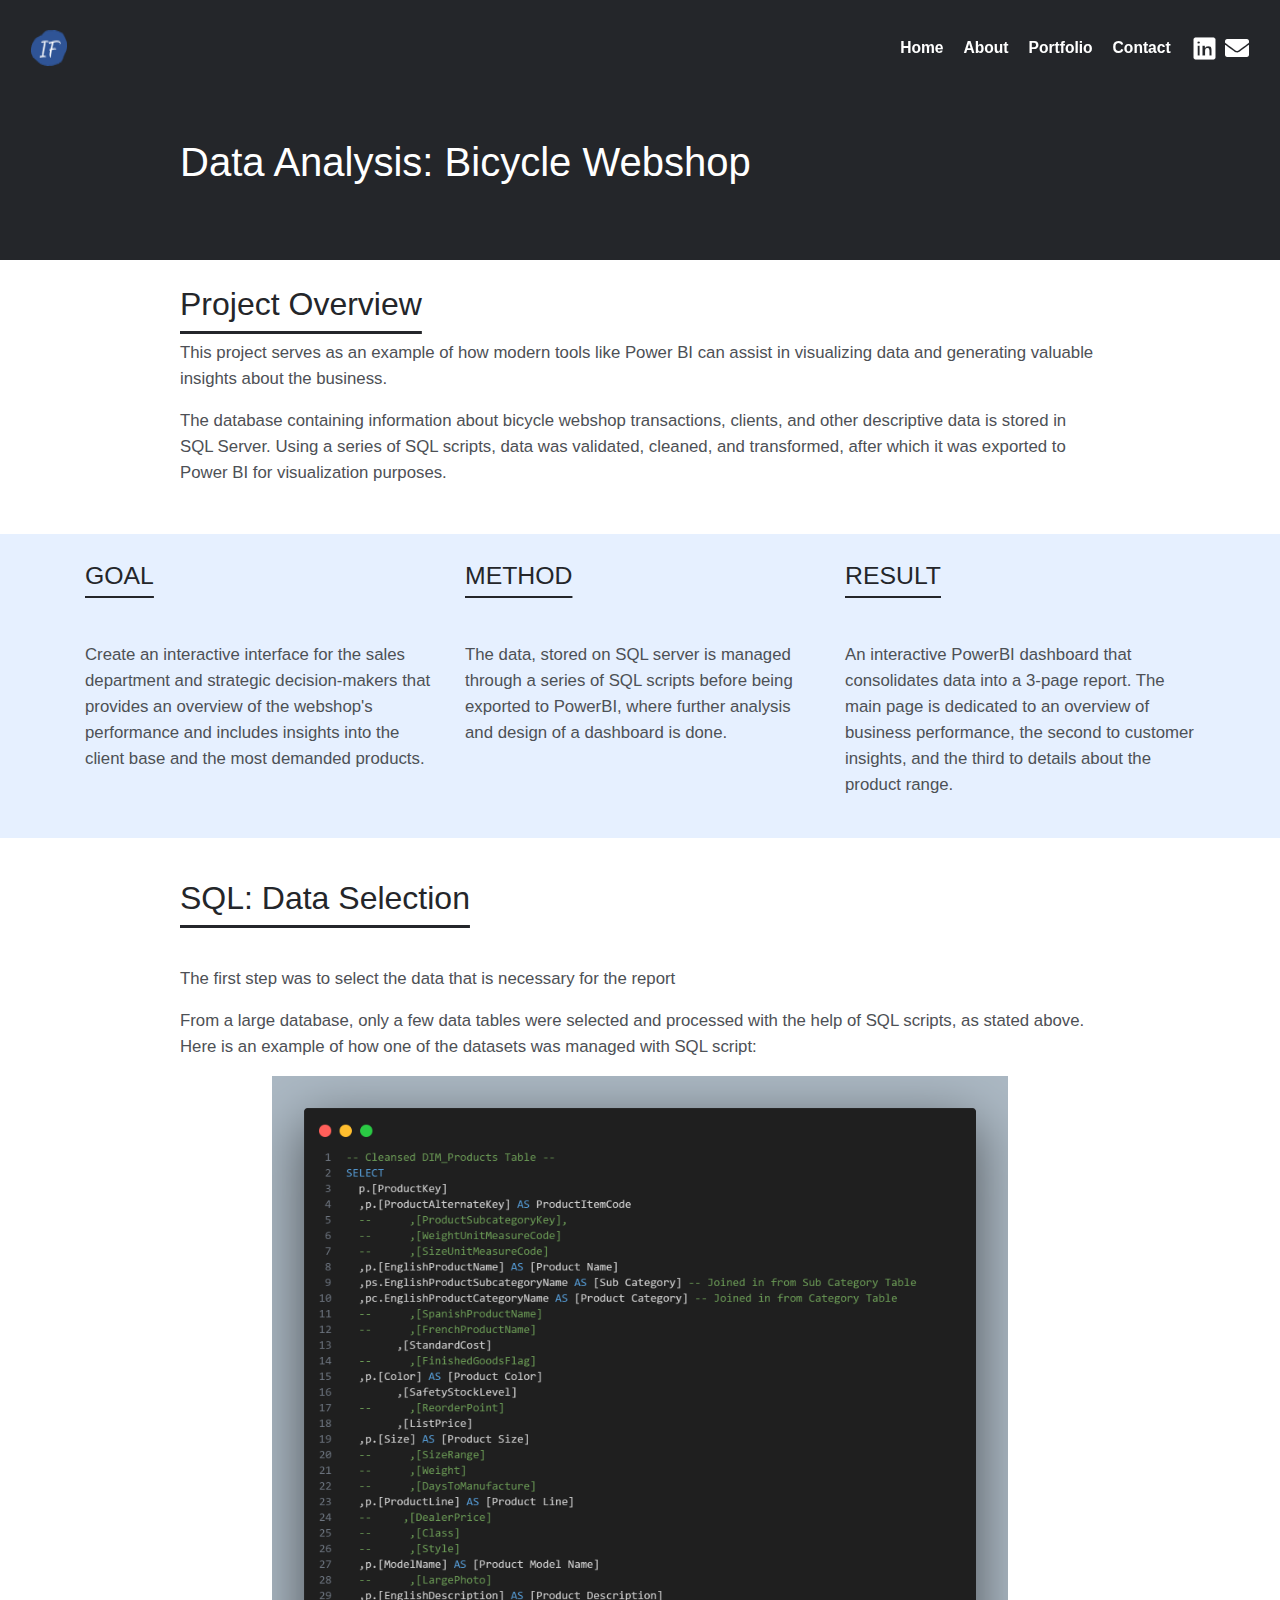
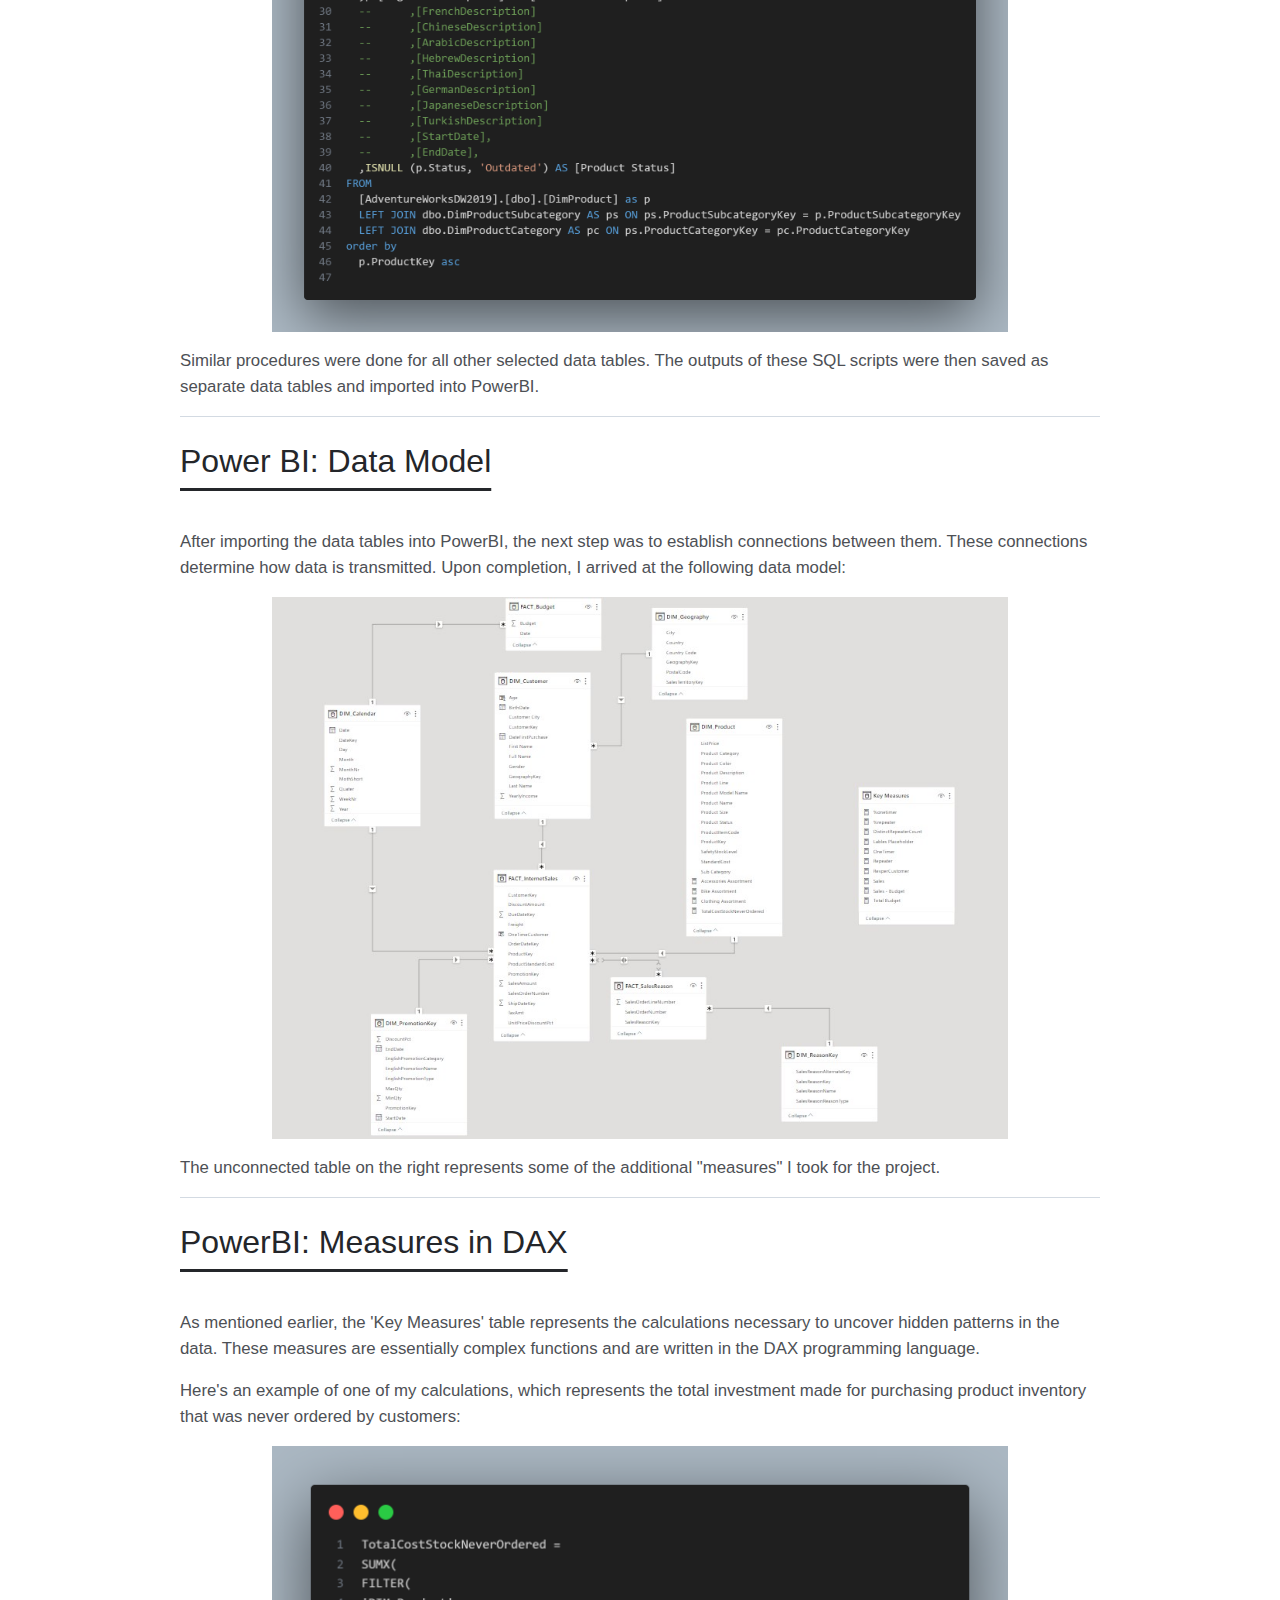
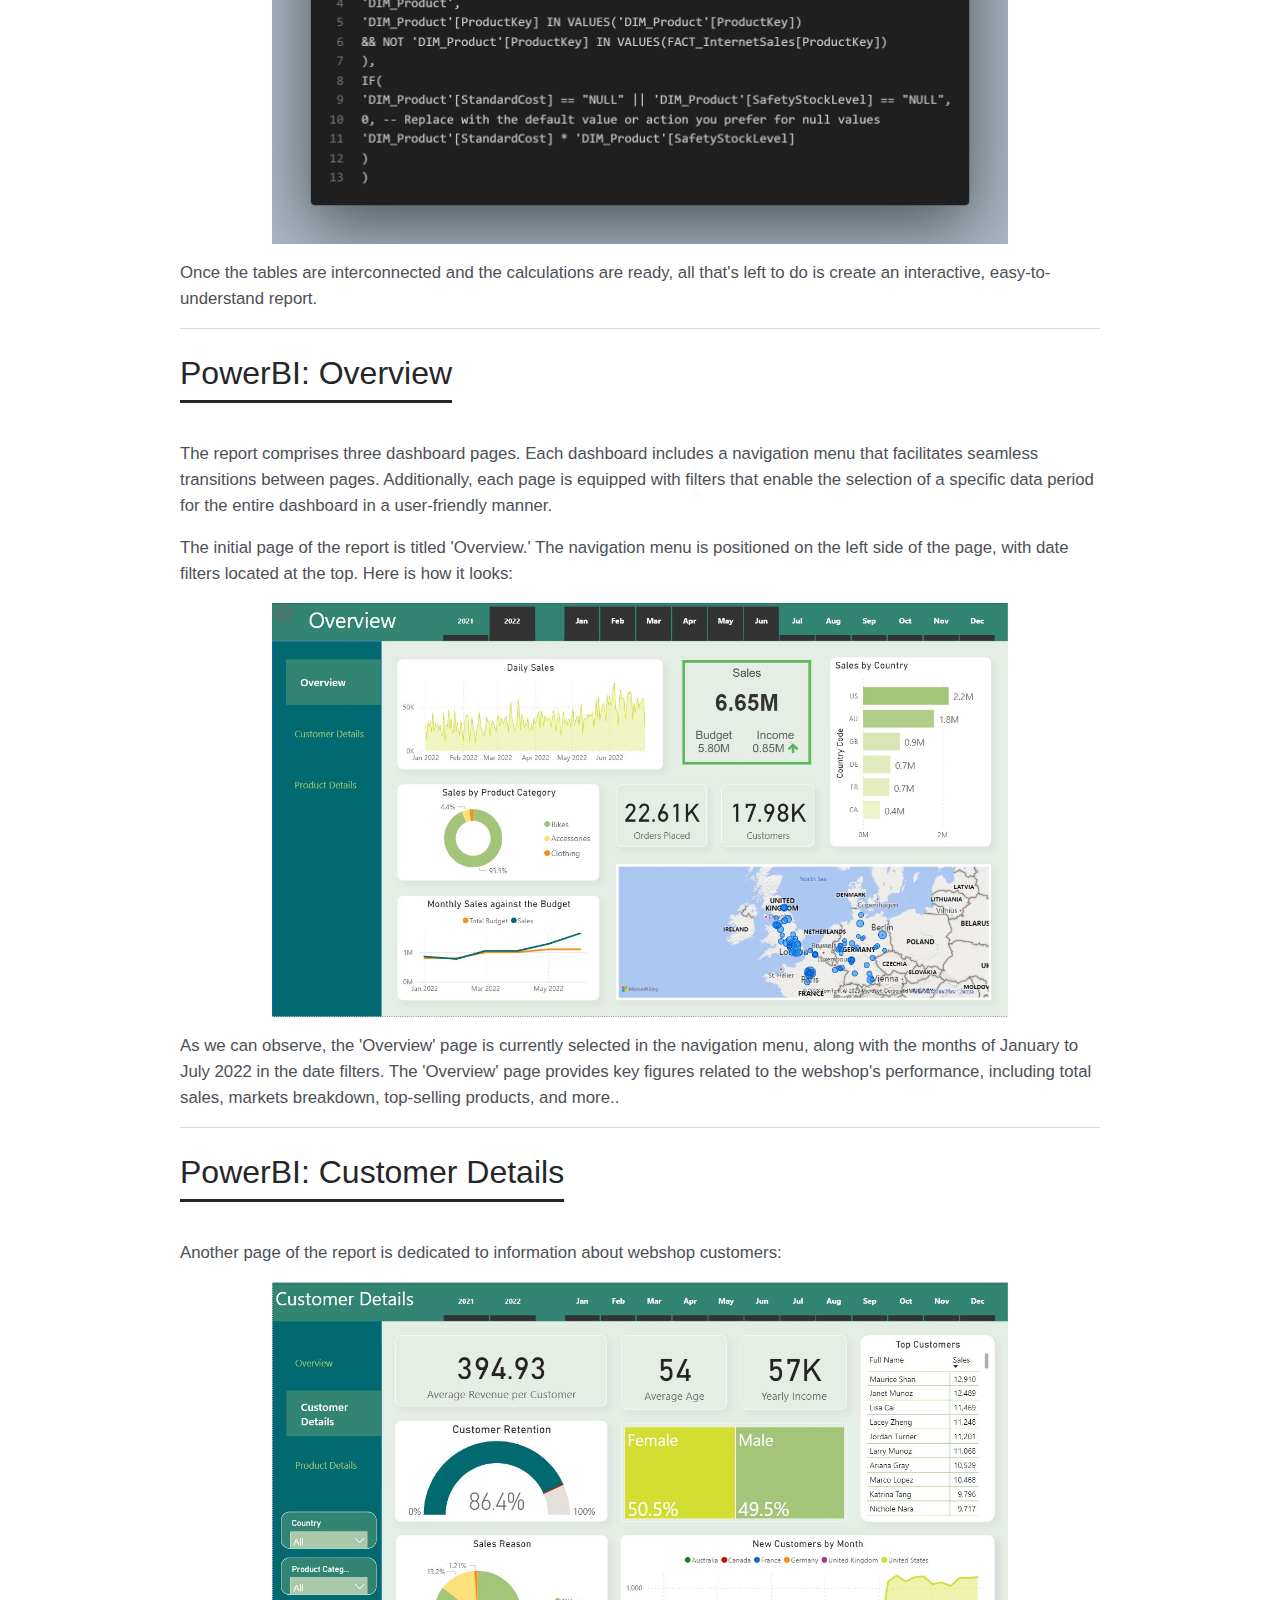
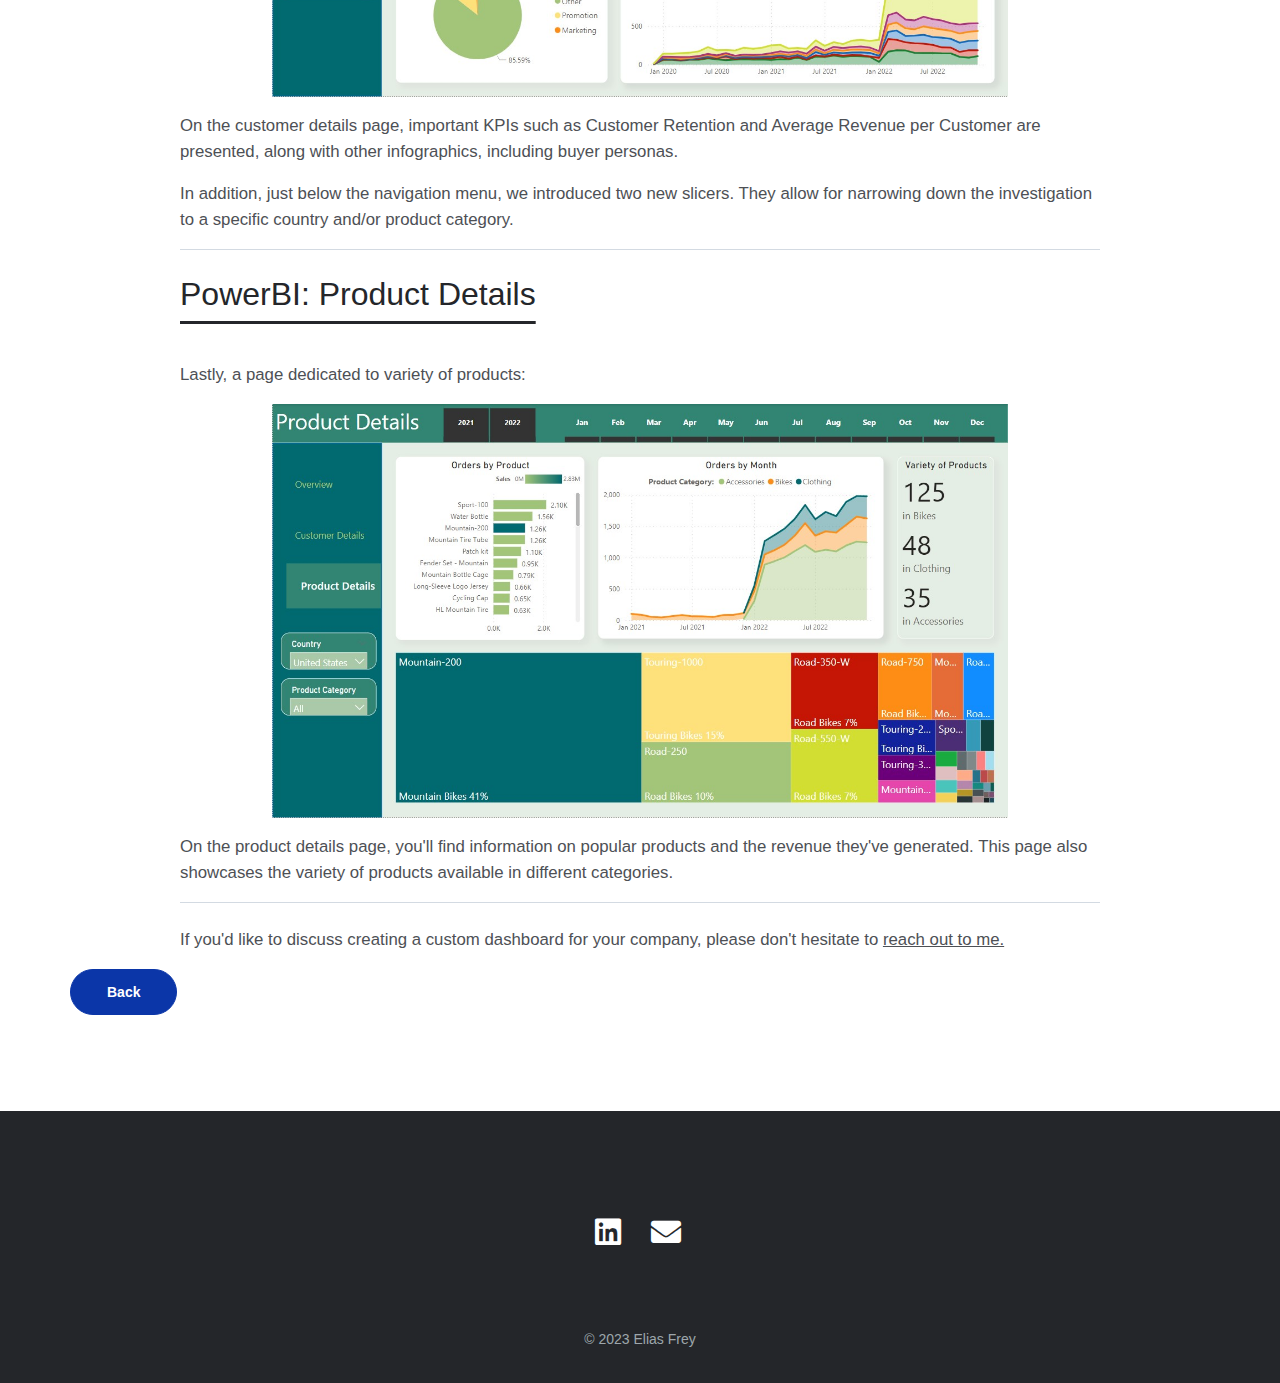
<file: webshop.html>
<!DOCTYPE html>
<html lang="en">
<head>
    <meta charset="utf-8">
    <meta name="viewport" content="width=device-width, initial-scale=1, shrink-to-fit=no">
    
    <!-- SEO Meta Tags -->
    <meta name="description" content="Data Analysis: Webshop">
    <meta name="author" content="Elias Frey">

    <!-- OG Meta Tags to improve the way the post looks when you share the page on Facebook, Twitter, LinkedIn -->
	<meta property="og:site_name" content="" /> <!-- website name -->
	<meta property="og:site" content="" /> <!-- website link -->
	<meta property="og:title" content=""/> <!-- title shown in the actual shared post -->
	<meta property="og:description" content="" /> <!-- description shown in the actual shared post -->
	<meta property="og:image" content="" /> <!-- image link, make sure it's jpg -->
	<meta property="og:url" content="" /> <!-- where do you want your post to link to -->
	<meta name="twitter:card" content="summary_large_image"> <!-- to have large image post format in Twitter -->

    <!-- Webpage Title -->
    <title>Bicycle Webshop Dashboard</title>
    
    <!-- Styles -->
    <link rel="preconnect" href="https://fonts.gstatic.com">
    <link href="https://fonts.googleapis.com/css2?family=Open+Sans:ital,wght@0,400;0,600;0,700;1,400&family=Poppins:wght@600&display=swap" rel="stylesheet">
    <link href="css/bootstrap.css" rel="stylesheet">
    <link href="css/fontawesome-all.css" rel="stylesheet">
	<link href="css/styles.css" rel="stylesheet">
	
	<!-- Favicon  -->
    <link rel="icon" href="images/logoicon.png">
</head>
<body data-spy="scroll" data-target=".fixed-top">
    
    <!-- Navigation -->
    <nav class="navbar navbar-expand-lg fixed-top navbar-dark">
        <div class="container">
            
            <!-- Image Logo -->
            <a class="navbar-brand logo-image" href="index.html"><img src="images/logoicon.png" alt="alternative"></a>  

            <!-- Text Logo - Use this if you don't have a graphic logo -->
            <!-- <a class="navbar-brand logo-text page-scroll" href="index.html">Mark</a> -->

            <button class="navbar-toggler p-0 border-0" type="button" data-toggle="offcanvas">
                <span class="navbar-toggler-icon"></span>
            </button>

            <div class="navbar-collapse offcanvas-collapse" id="navbarsExampleDefault">
                <ul class="navbar-nav ml-auto">
                    <li class="nav-item">
                        <a class="nav-link page-scroll" href="index.html#header">Home <span class="sr-only">(current)</span></a>
                    </li>
                    <li class="nav-item">
                        <a class="nav-link page-scroll" href="index.html#about">About</a>
                    </li>
                    <li class="nav-item">
                        <a class="nav-link page-scroll" href="index.html#projects">Portfolio</a>
                    <!-- </li>
                    <li class="nav-item dropdown">
                        <a class="nav-link dropdown-toggle" href="#" id="dropdown01" data-toggle="dropdown" aria-haspopup="true" aria-expanded="false">Drop</a>
                        <div class="dropdown-menu" aria-labelledby="dropdown01">
                            <a class="dropdown-item page-scroll" href="project.html">Project Details</a>
                            <div class="dropdown-divider"></div>
                            <a class="dropdown-item page-scroll" href="terms.html">Terms Conditions</a>
                            <div class="dropdown-divider"></div>
                            <a class="dropdown-item page-scroll" href="privacy.html">Privacy Policy</a>
                        </div>
                    </li>> -->
                    <li class="nav-item">
                        <a class="nav-link page-scroll" href="index.html#contact">Contact</a>
                    </li>
                </ul>
                <span class="nav-item social-icons">
                    <!-- <span class="fa-stack">
                        <a href="#your-link">
                            <i class="fas fa-circle fa-stack-2x"></i>
                            <i class="fab fa-github fa-stack-1x"style="font-size:24px"></i>
                        </a>
                    </span> -->
                    <span class="fa-stack">
                        <a href="https://www.linkedin.com/in/eliasfrey" target="_blank">
                            <!-- <i class="fas fa-circle fa-stack-2x"></i> -->
                            <i class="fab fa-linkedin fa-stack-2x"style="font-size:24px"></i>
                        </a>
                    </span>
                    <span class="fa-stack">
                         <!-- <i class="fas fa-circle fa-stack-2x"></i> -->
                         <i id="showTooltip" class="fa fa-envelope fa-stack-3x" style="font-size:24px"></i>
                         <div id="tooltip" class="hidden">
                             <!-- Tooltip content goes here -->
                             Click to copy e-mail: <span id="email"><a class="email-link">frey.ilya.32@gmail.com</a></span>
                         </div>
                         <div id="notification" class="hidden">
                             <!-- Notification content goes here -->
                             Copied
                         </div>
                         <!-- Include JavaScript to handle the tooltip -->
                         <script src="js/email.js"></script>
                    </span>
                </span>
            </div> <!-- end of navbar-collapse -->
        </div> <!-- end of container -->
    </nav> <!-- end of navbar -->
    <!-- end of navigation -->


    <!-- Header -->
    <header class="ex-header">
        <div class="container">
            <div class="row">
                <div class="col-xl-10 offset-xl-1">
                    <h1>Data Analysis: Bicycle Webshop</h1>
                </div> <!-- end of col -->
            </div> <!-- end of row -->
        </div> <!-- end of container -->
    </header> <!-- end of ex-header -->
    <!-- end of header -->



    <!-- Basic -->
    <div class="ex-basic-1 pt-4">
        <div class="container">
            <div class="row">
                <div class="col-xl-10 offset-xl-1">
                    <h2 class="mb-3">
                        Project Overview</h2>
                    <p>This project serves as an example of how modern tools like Power BI 
                        can assist in visualizing data and generating valuable insights about the business.
                    </p>
                    <p class="mb-5">The database containing information about bicycle webshop transactions, 
                        clients, and other descriptive data is stored in SQL Server. Using a series of SQL scripts, data was validated, cleaned, 
                        and transformed, after which it was exported to Power BI for visualization purposes.
                    </p>

                            <!-- <h2 class="mb-3">Advantages of working with this template</h2>
                            <p>Besides buying the template you need some basic web skills in order to customize it. 
                                Nothing too fancy HTML/CSS will do just fine and a little bit of image editing. 
                                You can always hire a web designer to help with the customization work while you provide 
                                the template and the content that is the most important.</p>
                            <p class="mb-4">Riga is a landing page HTML template made with Bootstrap to help you 
                                showcase your mobile app online and persuade visitors to download it from the app stores. 
                                The author used Bootstrap to build the template and integrated a nice animated navigation 
                                that slides from outside the screen.</p> -->
                </div> <!-- end of col -->
            </div> <!-- end of row -->
        </div> <!-- end of container -->
    </div> <!-- end of ex-basic-1 -->
    <!-- end of basic -->

    <!-- About-->
    <div id="about" class="basic-11 bg-gray">
        <div class="container">
            <div class="row" >
                <div class="col-lg-4">
                    <div class="text-container first">
                        <h3>GOAL</h3>
                        <p>Create an interactive interface for the sales department and strategic 
                            decision-makers that provides an overview of the webshop's 
                            performance and includes insights into the client base and the most demanded products. </p>
                    </div> <!-- end of text-container -->
                </div> <!-- end of col -->
                <div class="col-lg-4">
                    <div class="text-container second">
                        <h3>METHOD</h3>
                        <p>The data, stored on SQL server is managed through a series of SQL scripts before being exported 
                            to PowerBI, where further analysis and design of a dashboard is done.
                        </p>
                    </div> <!-- end of text-container -->
                </div> <!-- end of col -->
                <div class="col-lg-4">
                    <div class="text-container third">
                        <h3>RESULT</h3>
                        <p>An interactive PowerBI dashboard that consolidates data into a 3-page report. 
                            The main page is dedicated to an overview of business performance, 
                            the second to customer insights, and the third to details about the product range.  <!-- The 3-page dashboard. "Overview" page carries 
                            insights about webshop's size, performance and its progress over time. "Customer Details" page describes 
                            the buyer persona and presents customer-related KPIs. "Product Details" overview the range of products and 
                            their share of the revenue. -->
                        </p>
                    </div> <!-- end of text-container -->
                </div> <!-- end of col -->
            </div> <!-- end of row -->
        </div> <!-- end of container -->
    </div> <!-- end of basic-1 -->
    <!-- end of about -->




    <!-- Basic -->
    <div class="ex-basic-1 pt-3 pb-5">
        <div class="container">
            <div class="row">
                <div class="col-xl-10 offset-xl-1">
                    <h2 class="mt-4">SQL: Data Selection</h2>
                    <p> The first step was to select the data that is necessary for the report
                    </p>
                    <p> From a large database, only a few data tables were selected and processed with the help of SQL 
                        scripts, as stated above. Here is an example of how one of the datasets was managed with SQL script:
                    </p>
                    <div class="col-xl-10 offset-xl-1">
                        <img class="img-fluid mb-3" src="images/SQL_script_example.png" alt="alternative">
                    </div> 
                    <p> Similar procedures were done for all other selected data tables. 
                        The outputs of these SQL scripts were then saved as separate data tables and imported into PowerBI.
                    </p>
                    <hr class="section-divider">
                    <h2 class="mt-4">Power BI: Data Model</h2>
                    <p> After importing the data tables into PowerBI, the next step was to establish 
                        connections between them. These connections determine how data is 
                        transmitted. Upon completion, I arrived at the following data model:
                    </p>
                    <div class="col-xl-10 offset-xl-1">
                        <img class="img-fluid mb-3" src="images/powerbi_model.jpg" alt="alternative">
                    </div> 
                    <p> The unconnected table on the right represents some of the additional "measures" 
                        I took for the project.
                    </p>
                    <hr class="section-divider">
                    <h2 class="mt-4">PowerBI: Measures in DAX</h2>
                    <p> As mentioned earlier, the 'Key Measures' table represents the calculations necessary 
                        to uncover hidden patterns in the data. These measures are essentially complex functions 
                        and are written in the DAX programming language.
                    </p>
                    <p> Here's an example of one of my calculations, which represents the total investment made 
                        for purchasing product inventory that was never ordered by customers:
                    </p>
                    <div class="col-xl-10 offset-xl-1">
                        <img class="img-fluid mb-3" src="images/DAX_example.png" alt="alternative">
                    </div> 
                    <p> Once the tables are interconnected and the calculations are ready, 
                        all that's left to do is create an interactive, easy-to-understand report.
                    </p>
                    <hr class="section-divider">
                    <h2 class="mt-4">PowerBI: Overview</h2>
                    <p> The report comprises three dashboard pages. Each dashboard includes a 
                        navigation menu that facilitates seamless transitions between pages. 
                        Additionally, each page is equipped with filters 
                        that enable the selection of a specific data period for the entire dashboard in a user-friendly manner.
                    </p>
                    <p>The initial page of the report is titled 'Overview.' The navigation menu is positioned on 
                        the left side of the page, with date filters located at the top.  Here is how it looks: </p>
                    <div class="col-xl-10 offset-xl-1">
                        <img class="img-fluid mb-3" src="images/dashboard_overview.jpg" alt="alternative">
                    </div> 
                    <p> As we can observe, the 'Overview' page is currently selected in the navigation menu, along with the months 
                        of January to July 2022 in the date filters. The 'Overview' page provides key figures related to the webshop's 
                        performance, including total sales, markets breakdown, top-selling products, and more..
                    </p>
                    <hr class="section-divider">
                    <h2 class="mt-4">PowerBI: Customer Details</h2>
                    <p> Another page of the report is dedicated to information about webshop customers:
                    </p>
                    <div class="col-xl-10 offset-xl-1">
                        <img class="img-fluid mb-3" src="images/dashboard_customer.jpg" alt="alternative">
                    </div> 
                    <p> On the customer details page, important KPIs such as Customer Retention and Average Revenue per 
                        Customer are presented, along with other infographics, including buyer personas.
                    </p>
                    <p> In addition, just below the navigation menu, we introduced two new slicers. They allow for
                         narrowing down the investigation to a specific country and/or product category.
                    </p>
                    <hr class="section-divider">
                    <h2 class="mt-4">PowerBI: Product Details</h2>
                    <p> Lastly, a page dedicated to variety of products:
                    </p>
                    <div class="col-xl-10 offset-xl-1">
                        <img class="img-fluid mb-3" src="images/dashboard_product.jpg" alt="alternative">
                    </div> 
                    <p> On the product details page, you'll find information on popular products and the revenue they've generated. 
                        This page also showcases the variety of products available in different categories.
                    </p>
                    <hr class="section-divider">
                    <p class="mt-4"> If you'd like to discuss creating a custom dashboard for your company, please don't hesitate to 
                        <a href="index.html#contact">reach out to me.</a>
                    </p>
                </div>
                <a class="btn-solid-reg mb-5" href="index.html">Back</a>
            </div> <!-- end of row -->
        </div> <!-- end of container -->
    </div> <!-- end of ex-basic-1 -->
    <!-- end of basic -->

        
    <!-- Footer -->
    <div class="footer bg-gray">
        <div class="container">
            <div class="row">
                <div class="col-lg-12">
                    <div class="social-container">
                        <!-- <span class="fa-stack">
                            <a href="#your-link">
                                <i class="fas fa-circle fa-stack-2x"></i>
                                <i class="fab fa-github fa-stack-1x"style="font-size:30px"></i>
                            </a>
                        </span> -->
                        <span class="fa-stack">
                            <a href="https://www.linkedin.com/in/eliasfrey" target="_blank">
                                <!-- <i class="fas fa-circle fa-stack-2x"></i> -->
                                <i class="fab fa-linkedin fa-stack-02x"style="font-size:30px"></i>
                            </a>
                        </span>
                        <span class="fa-stack">
                            <a href="mailto:frey.ilya.32@gmail.com">
                                <!-- <i class="fas fa-circle fa-stack-2x"></i> -->
                                <i class="fa fa-envelope fa-stack-3x"style="font-size:30px"></i>
                            </a>
                        </span>
                        <!-- <span class="fa-stack">
                            <a href="#your-link">
                                <i class="fas fa-circle fa-stack-2x"></i>
                                <i class="fab fa-youtube fa-stack-1x"></i>
                            </a>
                        </span> -->
                    </div> <!-- end of social-container -->
                </div> <!-- end of col -->
            </div> <!-- end of row -->
        </div> <!-- end of container -->
    </div> <!-- end of footer -->  
    <!-- end of footer -->


    <!-- Copyright -->
    <div class="copyright bg-gray">
        <div class="container">
            <div class="row">
                <div class="col-lg-12">
                    <p class="p-small">© <a class="no-line"> 2023 Elias Frey</a></p>
                </div> <!-- end of col -->
            </div> <!-- enf of row -->
        </div> <!-- end of container -->       
    </div> <!-- end of copyright --> 
    <!-- end of copyright -->
    
    
    	
    <!-- Scripts -->
    <script src="js/jquery.min.js"></script> <!-- jQuery for Bootstrap's JavaScript plugins -->
    <script src="js/bootstrap.min.js"></script> <!-- Bootstrap framework -->
    <script src="js/jquery.easing.min.js"></script> <!-- jQuery Easing for smooth scrolling between anchors -->
    <script src="js/scripts.js"></script> <!-- Custom scripts -->
</body>
</html>
</file>
<file: css/styles.css>
/* Description: Master CSS file */

/*****************************************
Table Of Contents:
- General Styles
- Navigation
- Header
- About
- Services
- Details
- Projects
- Works
- Testimonials
- Questions
- Contact
- Footer 
- Copyright
- Back To Top Button
- Extra Pages
- Media Queries
******************************************/

/*****************************************
Colors:
- Backgrounds, navbar - black #24262a
- Backgrounds - light gray #f7f9fb
- Buttons, icons - blue #0b36a8
- Headings text - black #24262a
- Body text - dark gray #4d5055
******************************************/


/**************************/
/*     General Styles     */
/**************************/
body,
html {
    width: 100%;
	height: 100%;
}

body, p {
	color: #4d5055; 
	font: 400 1.05rem/1.625rem Lato, Arial, "Open Sans", sans-serif;
}

h1 {
	color: #24262a;
	font-weight: 500;
	font-size: 2.5rem;
	line-height: 3.25rem;
	font-family:Lato, Arial, sans-serif;
}

h2 {
	color: #24262a;
	font-weight: 300;
	font-size: 2rem;
	line-height: 2.5rem;
	font-family: Lato, Arial, sans-serif;	
	text-decoration: underline;
	text-underline-offset: 0.5em; 
	margin-bottom: 3rem;
}

h3 {
	color: #24262a;
	font-weight: 300;
	font-size: 1.55rem;
	line-height: 2.25rem;
	font-family: Lato, Arial, sans-serif;	
	text-decoration: underline;
	text-underline-offset: 0.5em; 
	margin-bottom: 3rem;
}

h4 {
	color: #24262a;
	font-weight: 300;
	font-size: 2rem;
	line-height: 2.5rem;
	font-family:"Arial"
}

h5 {
	color: #24262a;
	font-weight: 700;
	font-size: 1.25rem;
	line-height: 1.625rem;
	font-family:"Arial"
}

h6 {
	color: #24262a;
	font-weight: 700;
	font-size: 1rem;
	line-height: 1.375rem;
	font-family:"Arial"
}

.p-large {
	font-size: 1.125rem;
	line-height: 1.75rem;
}

.p-small {
	font-size: 0.875rem;
	line-height: 1.5rem;
}

.testimonial-text {
	font-style: italic;
}

.testimonial-author {
	font-weight: 700;
	font-size: 1rem;
	line-height: 1.5rem;
}

.li-space-lg li {
	margin-bottom: 0.5rem;
}

a {
	color: #4d5055;
	text-decoration: underline;
}

a:hover {
	color: #4d5055;
	text-decoration: underline;
}

.no-line {
	text-decoration: none;
}

.no-line:hover {
	text-decoration: none;
}

.blue {
	color: #2259ec;
}

.bg-gray {
	background-color: #e6f0ff;
}

.section-divider {
	display: block;
	height: 1px;
	margin: 0;
	border: none;
	background-color: #d3dae2;
}

.btn-solid-reg {
	border-radius: 25px;
	display: inline-block;
	padding: 1.375rem 2.25rem 1.375rem 2.25rem;
	border: 1px solid #0b36a8;
	background-color: #0b36a8;
	color: #ffffff;
	font-weight: 600;
	font-size: 0.875rem;
	line-height: 0;
	text-decoration: none;
	transition: all 0.2s;
}

.btn-solid-reg:hover {
	background-color: transparent;
	color: #0b36a8; /* needs to stay here because of the color property of a tag */
	text-decoration: none;
}

.btn-solid-lg {
	display: inline-block;
	padding: 1.625rem 2.625rem 1.625rem 2.625rem;
	border: 1px solid #0b36a8;
	background-color: #0b36a8;
	color: #ffffff;
	font-weight: 700;
	font-size: 0.875rem;
	line-height: 0;
	border-radius: 25px;
	text-decoration: none;
	transition: all 0.2s;
}

.btn-solid-lg-cv {
	display: inline-block;
	padding: 1.225rem 2.225rem 1.225rem 2.225rem;
	border: 1px solid #0b36a8;
	background-color: #0b36a8;
	color: #ffffff;
	font-weight: 700;
	font-size: 0.875rem;
	line-height: 0;
	text-decoration: none;
	transition: all 0.2s;
	border-radius: 25px;
	margin-top: 40px;
}
.btn-solid-lg-cv:hover {
	background-color: transparent;
	color: #0b36a8; /* needs to stay here because of the color property of a tag */
	text-decoration: none;
}


.btn-solid-lg:hover {
	background-color: transparent;
	color: #0b36a8; /* needs to stay here because of the color property of a tag */
	text-decoration: none;
}

.btn-outline-reg {
	display: inline-block;
	padding: 1.375rem 2.25rem 1.375rem 2.25rem;
	border: 1px solid #24262a;
	background-color: transparent;
	color: #24262a;
	font-weight: 600;
	font-size: 0.875rem;
	line-height: 0;
	text-decoration: none;
	transition: all 0.2s;
}

.btn-outline-reg:hover {
	background-color: #24262a;
	color: #ffffff;
	text-decoration: none;
}

.btn-outline-lg {
	display: inline-block;
	padding: 1.625rem 2.625rem 1.625rem 2.625rem;
	border: 1px solid #24262a;
	background-color: transparent;
	color: #24262a;
	font-weight: 600;
	font-size: 0.875rem;
	line-height: 0;
	text-decoration: none;
	transition: all 0.2s;
}

.btn-outline-lg:hover {
	background-color: #24262a;
	color: #ffffff;
	text-decoration: none;
}

.btn-outline-sm {
	display: inline-block;
	padding: 1rem 1.5rem 1rem 1.5rem;
	border: 1px solid #24262a;
	background-color: transparent;
	color: #24262a;
	font-weight: 600;
	font-size: 0.875rem;
	line-height: 0;
	text-decoration: none;
	transition: all 0.2s;
}

.btn-outline-sm:hover {
	background-color: #24262a;
	color: #ffffff;
	text-decoration: none;
}

.form-group {
	position: relative;
	margin-bottom: 1.25rem;
}

.label-control {
	position: absolute;
	top: 0.875rem;
	left: 1.5rem;
	color: #7d838a;
	opacity: 1;
	font-size: 0.875rem;
	line-height: 1.375rem;
	cursor: text;
	transition: all 0.2s ease;
}

.form-control-input:focus + .label-control,
.form-control-input.notEmpty + .label-control,
.form-control-textarea:focus + .label-control,
.form-control-textarea.notEmpty + .label-control {
	top: 0.125rem;
	color: #4d5055;
	opacity: 1;
	font-size: 0.75rem;
	font-weight: 700;
}

.form-control-input,
.form-control-select {
	display: block; /* needed for proper display of the label in Firefox, IE, Edge */
	width: 100%;
	padding-top: 1.125rem;
	padding-bottom: 0.125rem;
	padding-left: 1.5rem;
	border: 1px solid #cbcbd1;
	background-color: #ffffff;
	color: #4d5055;
	font-size: 0.875rem;
	line-height: 1.875rem;
	transition: all 0.2s;
	-webkit-appearance: none; /* removes inner shadow on form inputs on ios safari */
}

.form-control-select {
	padding-top: 0.5rem;
	padding-bottom: 0.5rem;
	height: 3.25rem;
	color: #7d838a;
}

select {
    /* you should keep these first rules in place to maintain cross-browser behavior */
    -webkit-appearance: none;
	-moz-appearance: none;
	-ms-appearance: none;
    -o-appearance: none;
    appearance: none;
    background-image: url('../images/down-arrow.png');
    background-position: 96% 50%;
    background-repeat: no-repeat;
    outline: none;
}

.form-control-textarea {
	display: block; /* used to eliminate a bottom gap difference between Chrome and IE/FF */
	width: 100%;
	height: 14rem; /* used instead of html rows to normalize height between Chrome and IE/FF */
	padding-top: 1.5rem;
	padding-left: 1.3125rem;
	border: 1px solid #cbcbd1;
	background-color: #ffffff;
	color: #4d5055;
	font-size: 0.875rem;
	line-height: 1.5rem;
	transition: all 0.2s;
}

.form-control-input:focus,
.form-control-select:focus,
.form-control-textarea:focus {
	border: 1px solid #a1a1a1;
	outline: none; /* Removes blue border on focus */
}

.form-control-input:hover,
.form-control-select:hover,
.form-control-textarea:hover {
	border: 1px solid #a1a1a1;
}

.checkbox {
	font-size: 0.75rem;
	line-height: 1.25rem;
}

input[type='checkbox'] {
	vertical-align: -10%;
	margin-right: 0.5rem;
}

.form-control-submit-button {
	display: inline-block;
	width: 100%;
	height: 3.25rem;
	border: 1px solid #0b36a8;
	border-radius: 32px;
	background-color: #0b36a8;
	color: #ffffff;
	font-weight: 600;
	font-size: 0.875rem;
	line-height: 0;
	cursor: pointer;
	transition: all 0.2s;
}

.form-control-submit-button:hover {
	border: 1px solid #24262a;
	background-color: transparent;
	color: #24262a;
}


/**********************/
/*     Navigation     */
/**********************/
.navbar {
	background-color: #24262a;
	font-weight: 600;
	font-size: 0.975rem;
	line-height: 0.975rem;
	box-shadow: 0 1px 6px 0 rgba(0, 0, 0, 0.025);
}

.navbar .navbar-brand {
	padding-top: 0.125rem;
	padding-bottom: 0.125rem;
}

.navbar .logo-image img {
    width: 36px;
	height: 36px;
}

.navbar .logo-text {
	color: #ffffff;
	font-weight: 700;
	font-size: 1.875rem;
	line-height: 1rem;
	text-decoration: none;
}

.offcanvas-collapse {
	position: fixed;
	top: 3.25rem; /* adjusts the height between the top of the page and the offcanvas menu */
	bottom: 0;
	left: 100%;
	width: 100%;
	padding-right: 1rem;
	padding-left: 1rem;
	overflow-y: auto;
	visibility: hidden;
	background-color: #24262a;
	transition: visibility .3s ease-in-out, -webkit-transform .3s ease-in-out;
	transition: transform .3s ease-in-out, visibility .3s ease-in-out;
	transition: transform .3s ease-in-out, visibility .3s ease-in-out, -webkit-transform .3s ease-in-out;
}

.offcanvas-collapse.open {
	visibility: visible;
	-webkit-transform: translateX(-100%);
	transform: translateX(-100%);
}

.navbar .navbar-nav {
	margin-top: 0.75rem;
	margin-bottom: 0.5rem;
}

.navbar .nav-item .nav-link {
	padding-top: 0.625rem;
	padding-bottom: 0.625rem;
	color: #ffffff;
	text-decoration: none;
	transition: all 0.2s ease;
}

.navbar .nav-item.dropdown.show .nav-link,
.navbar .nav-item .nav-link:hover,
.navbar .nav-item .nav-link.active {
	color: #9c9ead;
}
/* Hide the tooltip initially */
.hidden {
    display: none;
}

/* Style the tooltip */
#tooltip {
    position: absolute;
    background-color: #f9f9f9;
    border: 1px solid #ccc;
    padding: 10px;
    border-radius: 5px;
    box-shadow: 0px 0px 10px rgba(0, 0, 0, 0.3);
}
/* Create the pointer using CSS pseudo-elements */
#tooltip::before {
	content: '';
    position: absolute;
    bottom: 100%; /* Position it above the speech bubble */
    left: 50%; /* Position it horizontally centered */
    border-width: 10px;
    border-style: solid;
    border-color: transparent transparent #f9f9f9 transparent;
    transform: translateX(-50%); /* Center the pointer horizontally */
}
/* Style the notification */
#notification {
    position: absolute;
    background-color: #f9f9f9; /* Green background color */
    color: #545454; /* White text color */
    padding: 0px 5px;
    border-radius: 5px;
    box-shadow: 0px 0px 10px rgba(0, 0, 0, 0.3);
    z-index: 2; /* Ensure it appears above other elements */
    transition: opacity 0.5s ease-in-out; /* Add a fade-in effect */
    margin-top: 25px; /* Adjust the distance below the button */
	top: 20%;
    transform: translateX(-25%)

}
/* Create the pointer using CSS pseudo-elements */
#notification::before {
	content: '';
    position: absolute;
    bottom: 100%; /* Position it above the speech bubble */
    left: 50%; /* Position it horizontally centered */
    border-width: 7px;
    border-style: solid;
    border-color: transparent transparent #f9f9f9 transparent;
    transform: translateX(-50%); /* Center the pointer horizontally */
}
/* Position the tooltip below the button */
#tooltip.below {
    top: 130%;
    left: 50%;
    transform: translateX(-50%);
}

/* Add a "close" button to the tooltip */
#tooltip .close-button {
    position: absolute;
    top: 5px;
    right: 5px;
    cursor: pointer;
    color: #888;
}

/* Style the email link */
.email-link {
    color: blue; /* Blue color for the link text */
    text-decoration: underline; /* Underline the link text */
    cursor: pointer; /* Change cursor to hand with finger */
}

/* Remove the default link styling (optional) */
.email-link:hover {
    text-decoration: none;
}

/* Dropdown Menu */
.navbar .dropdown .dropdown-menu {
	animation: fadeDropdown 0.2s; /* required for the fade animation */
}

@keyframes fadeDropdown {
    0% {
        opacity: 0;
    }

    100% {
        opacity: 1;
	}
}

.navbar .dropdown-menu {
	margin-top: 0.5rem;
	margin-bottom: 0.5rem;
	border: none;
	background-color: #24262a;
}

.navbar .dropdown-item {
	padding-top: 0.5rem;
	padding-bottom: 0.5rem;
	color: #ffffff;
	font-weight: 600;
	font-size: 0.875rem;
	line-height: 0.875rem;
	text-decoration: none;
}

.navbar .dropdown-item:hover {
	background-color: #24262a;
	color: #9c9ead;
}

.navbar .dropdown-divider {
	width: 100%;
	height: 1px;
	margin: 0.5rem auto 0.5rem auto;
	border: none;
	background-color: #505050;
}
/* end of dropdown menu */

.navbar .fa-stack {
	width: 2em;
	margin-right: 0.25rem;
	font-size: 0.75rem;
}

.navbar .fa-stack-1x {
	color: #ffffff;
	transition: all 0.2s ease;
}

.navbar .fa-stack-2x {
	color: #ffffff;
	transition: all 0.2s ease;
}

.navbar .fa-stack-3x {
	color: #ffffff;
	transition: all 0.2s ease;
}

.navbar .fa-stack:hover .fa-stack-1x {
	color: #B2BEB5;
}

.navbar .fa-stack:hover .fa-stack-2x {
	color: #0072b1;
}

.navbar .fa-stack:hover .fa-stack-3x {
	color: #E0C9A6;
}

.navbar .navbar-toggler {
	padding: 0;
	border: none;
	font-size: 1.25rem;
}


/******************/
/*     Header     */
/******************/
.header {
	padding-top: 7rem;
	padding-bottom: 5.5rem;
	background: linear-gradient(rgba(0, 0, 0, 0.1), rgba(0, 0, 0, 0.1)), url('../images/header-background-table.jpg') center center no-repeat;
	background-size: cover;
	text-align: center;
}

.header .h1-large {
	font-family: Segoe script;
	margin-bottom: 2rem;
	color: #ffffff;
	font-weight: 0;
}

.header .h4-first {
	font-family: 'Courier New', cursive,'Mr Dafoe',Brush Script MT;
	color: #ffffff;
	font-weight: 300;
	font-size: 1.8rem;
	line-height: 1.8rem;
	font-style: normal
}

.header .h4-second {
	font-family: 'Courier New', cursive,'Mr Dafoe',Brush Script MT;
	color: #ffffff;
	font-weight: 300;
	font-size: 1.8rem;
	line-height: 1.8rem;
	margin-bottom: 2.5rem;
	text-align:right;
	font-style: normal
	

}

.header .btn-solid-lg:hover {
	border: 1px solid #ffffff;
	color: #ffffff;
}

.header .btn-outline-lg {
	padding: 1.625rem 1.625rem 1.625rem 1.625rem;
	border: none;
	color: #ffffff;
}

.header .btn-outline-lg:hover {
	background: transparent;
	color: #9c9ead;
	text-decoration: none;
}

.header .btn-outline-lg .fas {
	margin-right: 0.375rem;
}


/*****************/
/*     About     */
/*****************/
.basic-1 {
	padding-top: 5.75rem;
	padding-bottom: 5rem;
}

.basic-1 .text-container {
	margin-left: 2rem;
	margin-right: 2rem;
}


.basic-1 .text-container.second {
	margin-left: 2rem;
	margin-top: 4rem;
	margin-bottom:3rem;
	text-align:center;
}

/* .basic-1 .text-container.third {
	margin-left: 2rem;
	margin-top: 1rem;
	margin-bottom:3rem;
	text-align: center
} */

.basic-1 .time {
	margin-bottom: 0.5rem;
	color: #0b36a8;
	font-weight: 600;
	font-size: 0.875rem;
	line-height: 1.5rem;
	font-family:"Arial";
}

.basic-1 h6 {
	margin-bottom: 0.125rem;
}

/*****************/
/*  Goal/Result  */
/*****************/
.basic-11 {
	padding-top: 1.5rem;
	padding-bottom: 1.5rem;
}

.basic-11 .text-container {
	margin-bottom: 1rem;
}

.basic-11 .time {
	margin-bottom: 0.5rem;
	color: #0b36a8;
	font-weight: 600;
	font-size: 0.875rem;
	line-height: 1.5rem;
	font-family:"Arial";
}

.basic-11 h6 {
	margin-bottom: 0.125rem;
}


/********************/
/*     Services     */
/********************/
.basic-2 {
	padding-top: 7.75rem;
	padding-bottom: 5.25rem;
}

.basic-2 .h2-heading {
	margin-bottom: 0.75rem;
	text-align: center;
}

.basic-2 .p-heading {
	margin-bottom: 4rem;
	text-align: center;
}

.basic-2 .text-box {
	margin-bottom: 3rem;
	padding: 3.5rem 1rem 2.125rem 1rem;
	border: 1px solid #cfd7de;
}

.basic-2 .fas,
.basic-2 .far {
	margin-bottom: 1.75rem;
	color: #0b36a8;
	font-size: 3.5rem;
}

.basic-2 h4 {
	letter-spacing: 1px;
}


/*******************/
/*     Details     */
/*******************/
.split .area-1 {
	height: 430px;
	background: linear-gradient(to bottom right, rgba(25, 26, 29, 0.5), rgba(25, 26, 29, 0.5)), url('../images/details-background.jpg') center center no-repeat;
	background-size: cover;
}

.split .area-2 {
	padding-top: 7.75rem;
	padding-bottom: 7.75rem;
}

.split p {
	margin-bottom: 2.25rem;
}

.split .icons-container {
	margin-top: 3rem;
}

.split .icons-container img {
	width: 50px;
	margin-right: 0.625rem;
	margin-bottom: 0.75rem;
}


/********************/
/*     Projects     */
/********************/
.basic-3 {
	padding-top: 5.5rem;
	padding-bottom: 3rem;
}

.basic-3 .h2-heading {
	margin-bottom: 0.75rem;
	text-align: center;
}

.basic-3 .p-heading {
	margin-bottom: 4rem;
	text-align: center;
}

.basic-3 .text-container {
	margin-bottom: 4rem;
}

.basic-3 .image-container {
	margin-bottom: 1rem;
}

/* Hover Animation */
.basic-3 .image-container {
	overflow: hidden;
	margin-right: auto;
	margin-left: auto;
}

.basic-3 .image-container img {
	margin: 0;
	transition: all 0.2s;
}

.basic-3 .image-container:hover img {
	-moz-transform: scale(1.1);
	-webkit-transform: scale(1.1);
	transform: scale(1.1);
} 
/* end of hover animation */


/*****************/
/*     Works     */
/*****************/
.basic-4 {
	padding-bottom: 1rem;
}

.basic-4 .text-container {
	margin-bottom: 4rem;
}

.basic-4 .image-container {
	margin-bottom: 1rem;
}

/* Hover Animation */
/* .basic-4 .image-container {
	overflow: hidden;
	margin-right: auto;
	margin-left: auto;
	
}

.basic-4 .image-container img {
	margin: 0;
	transition: all 0.2s;
}



.basic-4 .image-container:hover img {
	-moz-transform: scale(1.15);
	-webkit-transform: scale(1.15);
	transform: scale(1.15);	
	
}   */


/* Hover Animation */
.contar {
	overflow: hidden;
	margin-right: auto;
	margin-left: auto;
	position: relative;

}

.imge {
	margin: 0;
	display: block;
  	width: 100%;
  	height: auto;
	
}
.overlay {
	position: absolute;
	bottom: 0;
	left: 0;
	right: 0;
	/* backdrop-filter: grayscale(1); */
	background-color:rgb(111, 169, 255,0.8) ;
	overflow: hidden;
	width: 100%;
	height: 0;
	transition: .6s ease;
  }


.contar:hover .overlay{
	height: 50%;
}
.texa {
		color: white;
		font-weight: 700;
		font-size: 1.25rem;
		position: absolute;
		top: 50%;
		left: 50%;
		-webkit-transform: translate(-50%, -50%);
		-ms-transform: translate(-50%, -50%);
		transform: translate(-50%, -50%);
		text-align: center;
} 
/* end of hover animation */


/************************/
/*     Testimonials     */
/************************/
.cards-1 {
	padding-top: 3rem;
	padding-bottom: 3.875rem;
}

.cards-1 .h2-heading {
	margin-bottom: 3rem;
	text-align: center;
}

.cards-1 .card {
	margin-bottom: 4rem;
	border: none;
}

.cards-1 .card-body {
	padding: 0;
	text-align: center;
}

.cards-1 .testimonial-text {
	margin-bottom: 1.625rem;
}

.cards-1 img {
	display: inline-block;
	width: 60px;
	margin-bottom: 0.875rem;
	border-radius: 50%;
}

.cards-1 .text {
	margin-top: 0.375rem;
}

.cards-1 .testimonial-author {
	color: #24262a;
}

.cards-1 .testimonial-author,
.cards-1 .occupation {
	font-size: 0.875rem;
	line-height: 1.375rem;
}


/*********************/
/*     Questions     */
/*********************/
.accordion-1 {
	padding-top: 7.75rem;
	padding-bottom: 6.75rem;
}

.accordion-1 .h2-heading {
	margin-bottom: 2.5rem;
	text-align: center;
}

.accordion-1 .card {
	margin-bottom: 1.75rem;
	border: none;
}

.accordion-1 .card-header {
	padding: 0;
	border: none;
	background-color: transparent;
}

.accordion-1 .card button {
	padding: 0;
	color: #24262a;
	font-weight: 600;
	font-size: 1.125rem;
	line-height: 1.75rem;
	font-family: 'Poppins';
}

.accordion-1 .card button:hover {
	text-decoration: none;
}

.accordion-1 .card button:before {
	float: left;
	margin-right: 0.625rem;
	font-family: 'Font Awesome 5 Free';
	font-weight: 900;
	content: "\f078";
	transition: all 0.2s;
}

.accordion-1 .card button.collapsed:before {
	-webkit-transform: rotate(180deg);
	-moz-transform: rotate(180deg);
	transform: rotate(180deg);
} 

.accordion-1 .card-body {
	padding: 0.75rem 1.5rem 0.5rem 1.5rem;
}


/*******************/
/*     Contact     */
/*******************/
.form-1 {
	padding-top: 7.75rem;
	padding-bottom: 7rem;
	text-align: center;
}

.form-1 .h2-heading {
	margin-bottom: 0.75rem;
	text-align: center;
}

.form-1 .p-heading {
	margin-bottom: 2rem;
}


/******************/
/*     Footer     */
/******************/
.footer {
	padding-top: 6.25rem;
	padding-bottom: 2rem;
	background-color: #24262a;
	text-align: center;
}

.footer a {
	text-decoration: none;
}

.footer .fa-stack {
	width: 2em;
	margin-bottom: 1.25rem;
	margin-right: 0.375rem;
	font-size: 1.5rem;
}

.footer .fa-stack .fa-stack-1x {
    color: #ffffff;
	transition: all 0.2s ease;
}

.footer .fa-stack .fa-stack-02x {
    color: #ffffff;
	transition: all 0.2s ease;
}

.footer .fa-stack .fa-stack-3x {
	color: #ffffff;
	transition: all 0.2s ease;
}

.footer .fa-stack:hover .fa-stack-1x {
	color: #B2BEB5;
}

.footer .fa-stack:hover .fa-stack-02x {
    color: #0072b1;
}

.footer .fa-stack:hover .fa-stack-3x {
    color: #E0C9A6;
}


/*********************/
/*     Copyright     */
/*********************/
.copyright {
	padding-top: 1rem;
	padding-bottom: 1rem;
	background-color: #24262a;
	text-align: center;
}

.copyright .p-small {
	color: #9da6ac;
	text-align: center;
}

.copyright a {
	color: #9da6ac;
}


/******************************/
/*     Back To Top Button     */
/******************************/
a.back-to-top {
	position: fixed;
	z-index: 999;
	right: 12px;
	bottom: 12px;
	display: none;
	width: 42px;
	height: 42px;
	border-radius: 30px;
	background: #3a424d url("../images/up-arrow.png") no-repeat center 47%;
	background-size: 18px 18px;
	text-indent: -9999px;
}

a:hover.back-to-top {
	background-color: #0b36a8;
}


/***********************/
/*     Extra Pages     */
/***********************/
.ex-header {
	padding-top: 8.5rem;
	padding-bottom: 4rem;
	background-color: #24262a;
}

.ex-header h1 {
	color: #ffffff;
}

.ex-basic-1 .list-unstyled .fas {
	font-size: 0.375rem;
	line-height: 1.625rem;
}

.ex-basic-1 .list-unstyled .media-body {
	margin-left: 0.5rem;
}

.ex-basic-1 .text-box {
	padding: 1.25rem 1.25rem 0.5rem 1.25rem;
	background-color: #f7f9fb;
}

.ex-cards-1 .card {
	border: none;
	background-color: transparent;
}

.ex-cards-1 .card .fa-stack {
	width: 2em;
	font-size: 1.125rem;
}

.ex-cards-1 .card .fa-stack-2x {
	color: #0b36a8;
}

.ex-cards-1 .card .fa-stack-1x {
	color: #ffffff;
	font-weight: 700;
	line-height: 2.125rem;
}

.ex-cards-1 .card .list-unstyled .media-body {
	margin-left: 0.75rem;
}

.ex-cards-1 .card .list-unstyled .media-body h5 {
	margin-top: 0.125rem;
	margin-bottom: 0.375rem;
}


/*************************/
/*     Media Queries     */
/*************************/	
/* Min-width 768px */
@media (min-width: 768px) {

	/* Header */
	.header {
		padding-top: 11rem;
		padding-bottom: 9rem;
	}
	/* end of header */


	/* Services */
	.basic-2 .text-box {
		padding-right: 2.125rem;
		padding-left: 2.125rem;
	}
	/* end of services */


	/* Extra Pages */
	.ex-basic-1 .text-box {
		padding: 1.75rem 2rem 0.875rem 2rem;
	}
	/* end of extra pages */
}
/* end of min-width 768px */


/* Min-width 992px */
@media (min-width: 992px) {
	
	/* General Styles */
	.h2-heading {
		width: 35.25rem;
		margin-right: auto;
		margin-left: auto;
	}

	.p-heading {
		width: 46rem;
		margin-right: auto;
		margin-left: auto;
	}
	/* end of general styles */


	/* Navigation */
	.navbar {
		padding-top: 1.75rem;
		background-color: transparent;
		box-shadow: none;
		transition: all 0.2s;
	}

	.navbar.top-nav-collapse {
		padding-top: 0.5rem;
		padding-top: 0.5rem;
		background-color: #24262a;
		box-shadow: 0 3px 6px 0 rgba(0, 0, 0, 0.025);
	}

	.offcanvas-collapse {
		position: static;
		top: auto;
		bottom: auto;
		left: auto;
		width: auto;
		padding-right: 0;
		padding-left: 0;
		background-color: transparent;
		overflow-y: visible;
		visibility: visible;
	}

	.offcanvas-collapse.open {
		-webkit-transform: none;
		transform: none;
	}

	.navbar .navbar-nav {
		margin-top: 0;
		margin-bottom: 0;
	}
	
	.navbar .nav-item .nav-link {
		padding-right: 0.625rem;
		padding-left: 0.625rem;
	}

	.navbar .dropdown-menu {
		margin-top: 0.25rem;
		box-shadow: 0 3px 3px 1px rgba(0, 0, 0, 0.08);
	}

	.navbar .dropdown-divider {
		width: 90%;
	}

	.navbar .social-icons {
		margin-left: 0.5rem;
	}
	
	.navbar .fa-stack {
		margin-right: 0;
		margin-left: 0.25rem;
	}
	/* end of navigation */


	/* Header */
	.header {
		padding-top: 15rem;
		padding-bottom: 14rem;
		text-align: left;
	}
	/* end of header */


	/* Details */
	.split {
		height: 760px;
	}
	
	.split .area-1 {
		height: 100%;
		width: 50%;
		display: inline-block;
	}
	
	.split .area-2 {
		height: 100%;
		width: 50%;
		display: inline-block;
		vertical-align: top;
	}

	.split .text-container {
		width: 400px;
		margin-left: 3rem;
	}
	/* end of details */


	/* Testimonials */
	.cards-1 .card {
		display: inline-block;
		width: 290px;
		vertical-align: top;
	}

	.cards-1 .card:nth-of-type(3n+2) {
		margin-right: 1.5rem;
		margin-left: 1.5rem;
	}

	.cards-1 .card-body {
		text-align: left;
	}

	.cards-1 .details {
		display: flex;
		align-items: flex-start;
	}
	
	.cards-1 .details .text {
		flex-direction: column;
	}
	
	.cards-1 .details img {
		margin-right: 1.125rem;
	}
	/* end of testimonials */


	/* Accordion */
	.accordion-1 .accordion {
		width: 730px;
		margin-right: auto;
		margin-left: auto;
	}
	/* end of accordion */


	/* Contact */
	.form-1 form {
		width: 790px;
		margin-right: auto;
		margin-left: auto;
	}
	/* end of contact */


	/* Extra Pages */
	.ex-cards-1 .card {
		display: inline-block;
		width: 296px;
		vertical-align: top;
	}

	.ex-cards-1 .card:nth-of-type(3n+2) {
		margin-right: 1rem;
		margin-left: 1rem;
	}
	/* end of extra pages */
}
/* end of min-width 992px */


/* Min-width 1200px */
@media (min-width: 1200px) {

	/* General Styles */
	.h1-large {
		font-size: 3.75rem;
		line-height: 4.625rem;
	}
	/* end of general styles */


	/* Navigation */
	.navbar .container {
		max-width: 1330px;
	}
	/* end of navigation */


	/* Header */
	.header {
		padding-top: 18.25rem;
		padding-bottom: 17.25rem;
	}
	/* end of header */


	/* About */

	/* end of about */


	/* Details */
	.split {
		height: 700px;
	}

	.split .text-container {
		width: 460px;
		margin-left: 5rem;
	}
	/* end of details */


	/* Testimonials */
	.cards-1 .card {
		width: 338px;
	}
	
	.cards-1 .card:nth-of-type(3n+2) {
		margin-right: 2.625rem;
		margin-left: 2.625rem;
	}
	/* end of testimonials */
	

	/* Extra Pages */
	.ex-cards-1 .card {
		width: 336px;
	}

	.ex-cards-1 .card:nth-of-type(3n+2) {
		margin-right: 2.875rem;
		margin-left: 2.875rem;
	}
	/* end of extra pages */
}
/* end of min-width 1200px */
</file>
